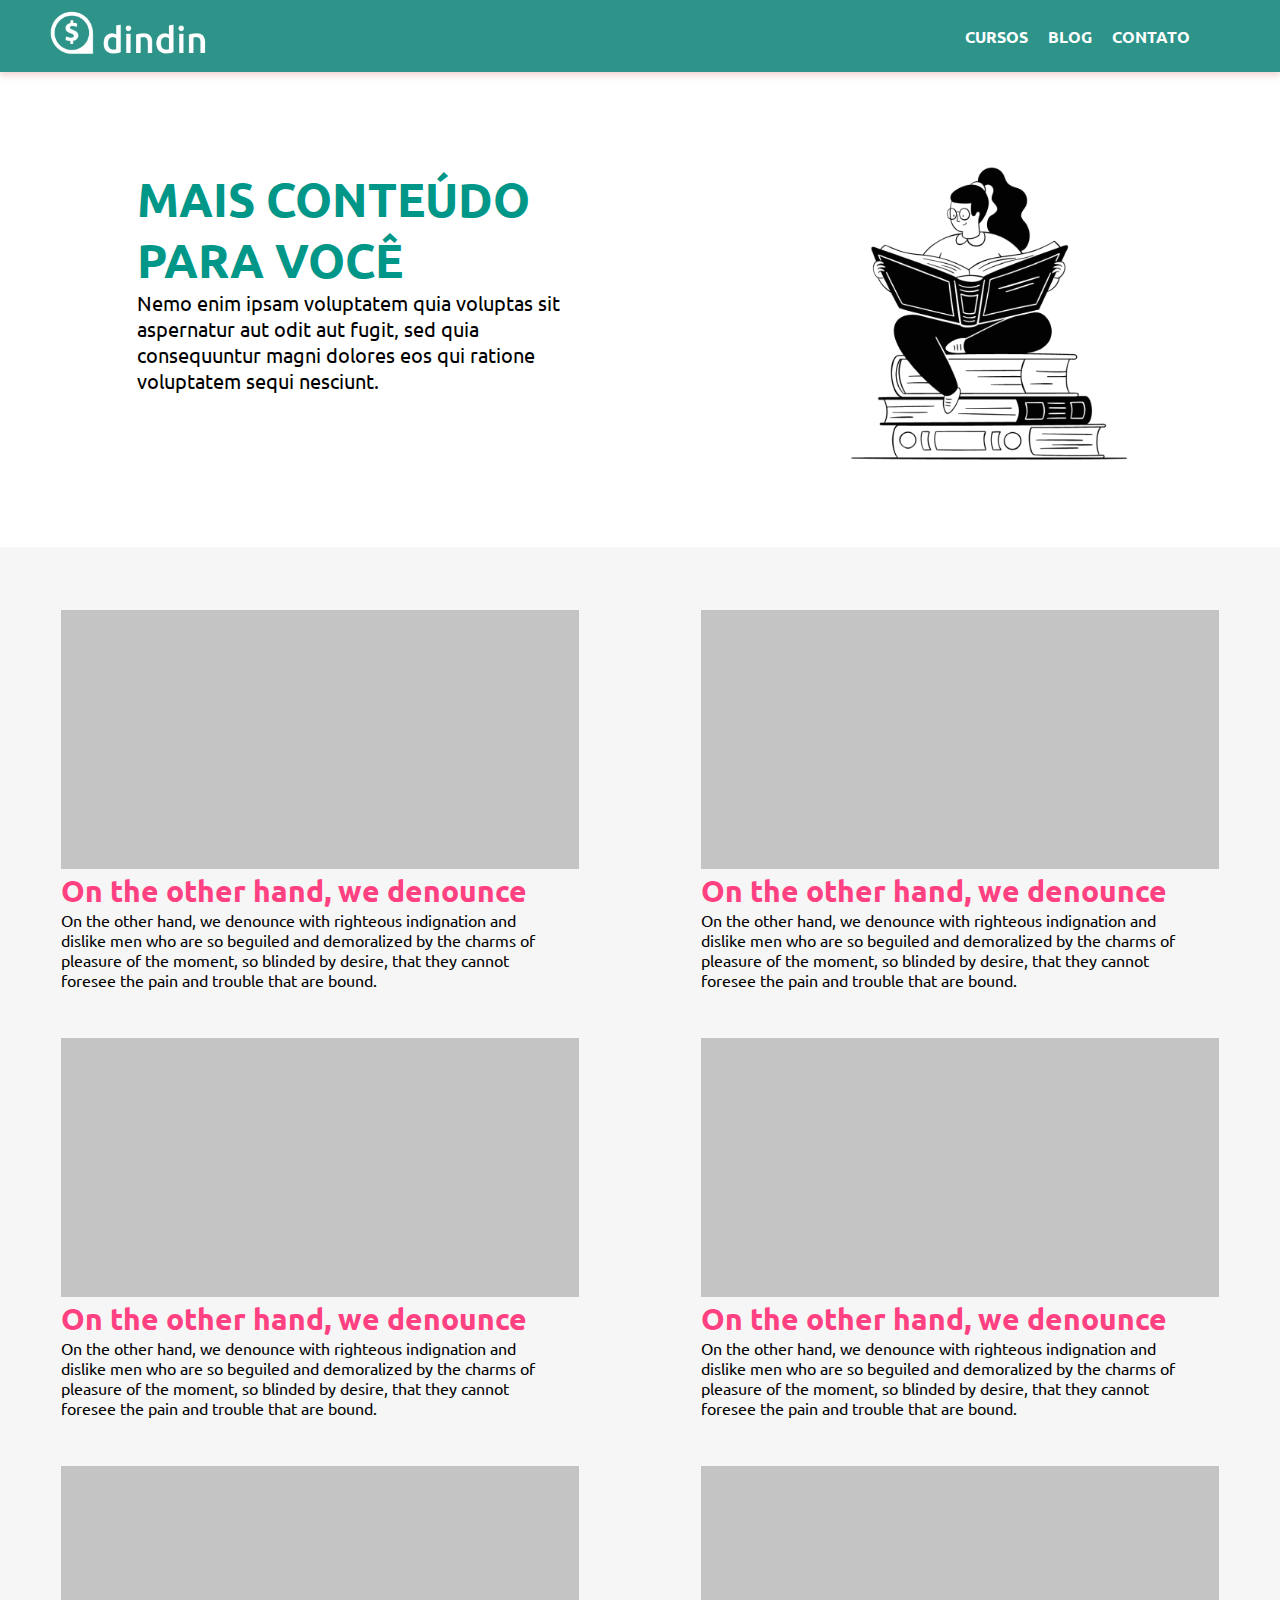
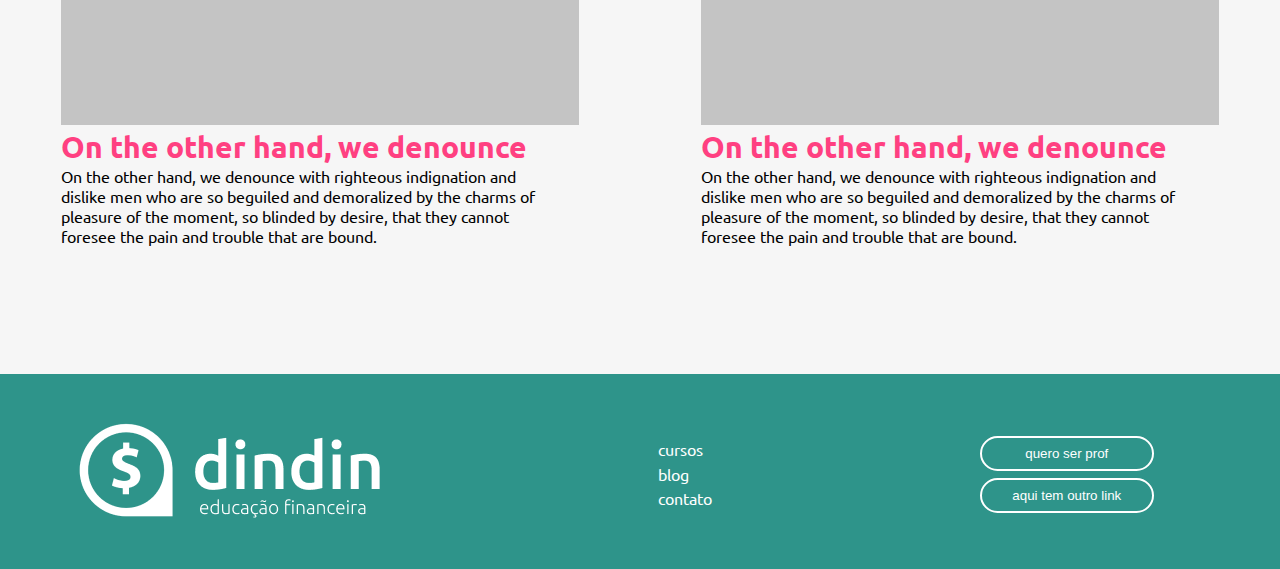
<file: Blog/index.html>
<!DOCTYPE html>
<html>
    <head>
        <title>Blog</title>
        <meta charset="UTF-8"/>
        <meta name="description" content="Texto descritivo da página web"/>
        <meta name="autor" content="Yluska"/>
        <meta name="viewport" content="width=device-widht, initial-scale=1.0"/>
        <link rel= "stylesheet" href="style.css">
        <link rel="stylesheet" type="text/css" href="http://fonts.googleapis.com/css?family=Ubuntu:regular,bold&subset=Latin">
        <link rel="preconnect" href="https://fonts.googleapis.com">
        <link rel="preconnect" href="https://fonts.gstatic.com" crossorigin>
        <link href="https://fonts.googleapis.com/css2?family=Ubuntu:wght@300&display=swap" rel="stylesheet">
    </head>
    <body>
        <header class="container-header">
            <div>
                <img src="../assets/logo-header.png" alt="logo do site dindin" >
            </div>
            <nav>
                <a href="../cursos/cursos.html">CURSOS</a>
                <a href="./index.html">BLOG</a>
                <a href="../contato/contato.html">CONTATO</a>
            </nav>
        </header>
        <main>
            <section class="container-description">
                <div>
                    <h1>MAIS CONTEÚDO <br> PARA VOCÊ</h1>
                    <p>
                        Nemo enim ipsam voluptatem quia voluptas sit <br>
                        aspernatur aut odit aut fugit, sed quia <br> 
                        consequuntur magni dolores eos qui ratione <br> 
                        voluptatem sequi nesciunt. 
                    </p>
                </div>
                <img src="../assets/ilustra-blog.png" alt="menina lendo e sentada em alguns livros">
            </section>
            <section class="container-articles">
                <article>
                    <a href="../Post/post.html">
                        <img src="../assets/rectangle-blog.png" alt="imagem ilustrativa da notícia do blog">
                        <h2>On the other hand, we denounce</h2>
                        <p>
                            On the other hand, we denounce with righteous indignation and <br> 
                            dislike men who are so beguiled and demoralized by the charms of <br> 
                            pleasure of the moment, so blinded by desire, that they cannot <br> 
                            foresee the pain and trouble that are bound.
                        </p>
                    </a>
                </article>
                <article>
                    <a href="../Post/post.html">
                        <img src="../assets/rectangle-blog.png" alt="imagem ilustrativa da notícia do blog">
                        <h2>On the other hand, we denounce</h2>
                        <p>
                            On the other hand, we denounce with righteous indignation and <br> 
                            dislike men who are so beguiled and demoralized by the charms of <br> 
                            pleasure of the moment, so blinded by desire, that they cannot <br> 
                            foresee the pain and trouble that are bound. 
                        </p>
                    </a>
                </article>
                <article>
                    <a href="../Post/post.html">
                        <img src="../assets/rectangle-blog.png" alt="imagem ilustrativa da notícia do blog">
                        <h2>On the other hand, we denounce</h2>
                        <p>
                            On the other hand, we denounce with righteous indignation and <br> 
                            dislike men who are so beguiled and demoralized by the charms of <br> 
                            pleasure of the moment, so blinded by desire, that they cannot <br> 
                            foresee the pain and trouble that are bound.  
                        </p>
                    </a>
                </article>
                <article>
                    <a href="../Post/post.html">
                        <img src="../assets/rectangle-blog.png" alt="imagem ilustrativa da notícia do blog">
                        <h2>On the other hand, we denounce</h2>
                        <p>
                            On the other hand, we denounce with righteous indignation and <br> 
                            dislike men who are so beguiled and demoralized by the charms of <br> 
                            pleasure of the moment, so blinded by desire, that they cannot <br> 
                            foresee the pain and trouble that are bound. 
                        </p>
                    </a>
                </article>
                <article>
                    <a href="../Post/post.html">
                        <img src="../assets/rectangle-blog.png" alt="imagem ilustrativa da notícia do blog">
                        <h2>On the other hand, we denounce</h2>
                        <p>
                            On the other hand, we denounce with righteous indignation and <br> 
                            dislike men who are so beguiled and demoralized by the charms of <br> 
                            pleasure of the moment, so blinded by desire, that they cannot <br> 
                            foresee the pain and trouble that are bound.
                        </p>
                    </a>
                </article>
                <article>
                    <a href="../Post/post.html">
                        <img src="../assets/rectangle-blog.png" alt="imagem ilustrativa da notícia do blog">
                        <h2>On the other hand, we denounce</h2>
                        <p>
                            On the other hand, we denounce with righteous indignation and <br> 
                            dislike men who are so beguiled and demoralized by the charms of <br> 
                            pleasure of the moment, so blinded by desire, that they cannot <br> 
                            foresee the pain and trouble that are bound. 
                        </p>
                    </a>
                    </article>
                </article>
            </section>
        </main>
        <footer class="container-footer">
            <div class="container-logo-footer">
                <img src="../assets/logo-footer.png" alt="logo do site dindin" >
            </div>
            <div>
                <a href="../cursos/cursos.html">cursos</a>
                <a href="./index.html">blog</a>
                <a href="../contato/contato.html">contato</a>
            </div>
            <div>
                <button type="button">quero ser prof</button>
                <button type="button">aqui tem outro link</button>
            </div>
        </footer>
    </body>
</html>
</file>
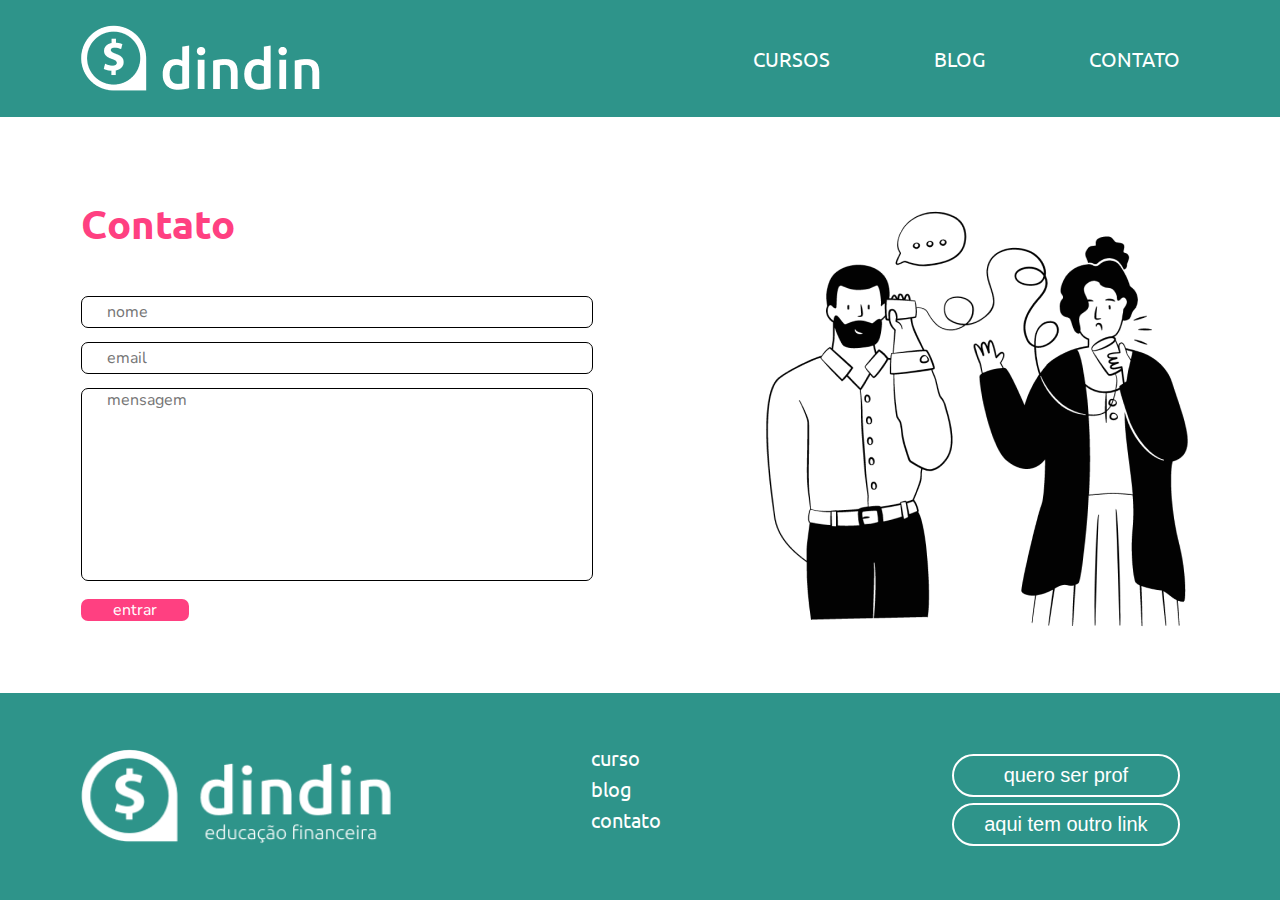
<file: contato/contato.html>
<!DOCTYPE html> 
<html lang="pt-BR">
<head>
<title>Contato</title> 
<meta charset="UTF-8"/>
<meta name="description" content="Texto descritivo da página web"/>
<meta name="autor" content="Bruna"/>
<meta name="viewport" content="width=device-widht, initial-scale=1.0"/>
<link rel= "stylesheet" href="contato.css">
<link rel="stylesheet" type="text/css" href="http://fonts.googleapis.com/css?family=Ubuntu:regular,bold&subset=Latin">
<link rel="stylesheet" type="text/css" href="//fonts.googleapis.com/css?family=Nunito"/>
</head> 

<body>

<!----------------------------------- CABEÇALHO----------------------------------------------------->
    <header class="container-menu"> 
        <div class="logo">
            <img src="./logo (1).png">
        </div>

        <nav>
            <a href='../cursos/cursos.html'>CURSOS</a>
            <a href='../Blog/index.html'>BLOG</a>
            <a href='./contato.html'>CONTATO</a>
        </nav>
    </header>

<!----------------------------------- CORPO DA PAGINA ---------------------------------------------------->
<main>
    <section class="container-form">
        <div class="formulario">
            <form>    
                <h1>Contato</h1>

                <input type="text" name="nome" placeholder="nome"/> <br>
                <input type="email" name="email"placeholder="email"/> <br>
                <textarea placeholder="mensagem"></textarea><br> 
                <input type="submit" value="entrar">
            </form>
        </div>

        <div class="ilustra">    
            <img src="./ilustra-contato.png" alt="desenho ilustra">


        </div>
    </section>
</main>

<!----------------------------------- RODAPÉ ----------------------------------------------------->
<footer class="container-footer">
    <div class="logo2">
        <img src="./logo.png" width="321px" height="101.43px">
    </div>

    <div class="menu2">
        <a href='../cursos/cursos.html'>curso</a>
        <a  href='../Blog/index.html'>blog</a>
        <a href='./contato.html'>contato</a><br>
    </div>

    <div class="menu3">
        <button type="button">quero ser prof</button>
        <button type="button">aqui tem outro link</button>
    </div>

</footer>    
</body>
</html>
</file>
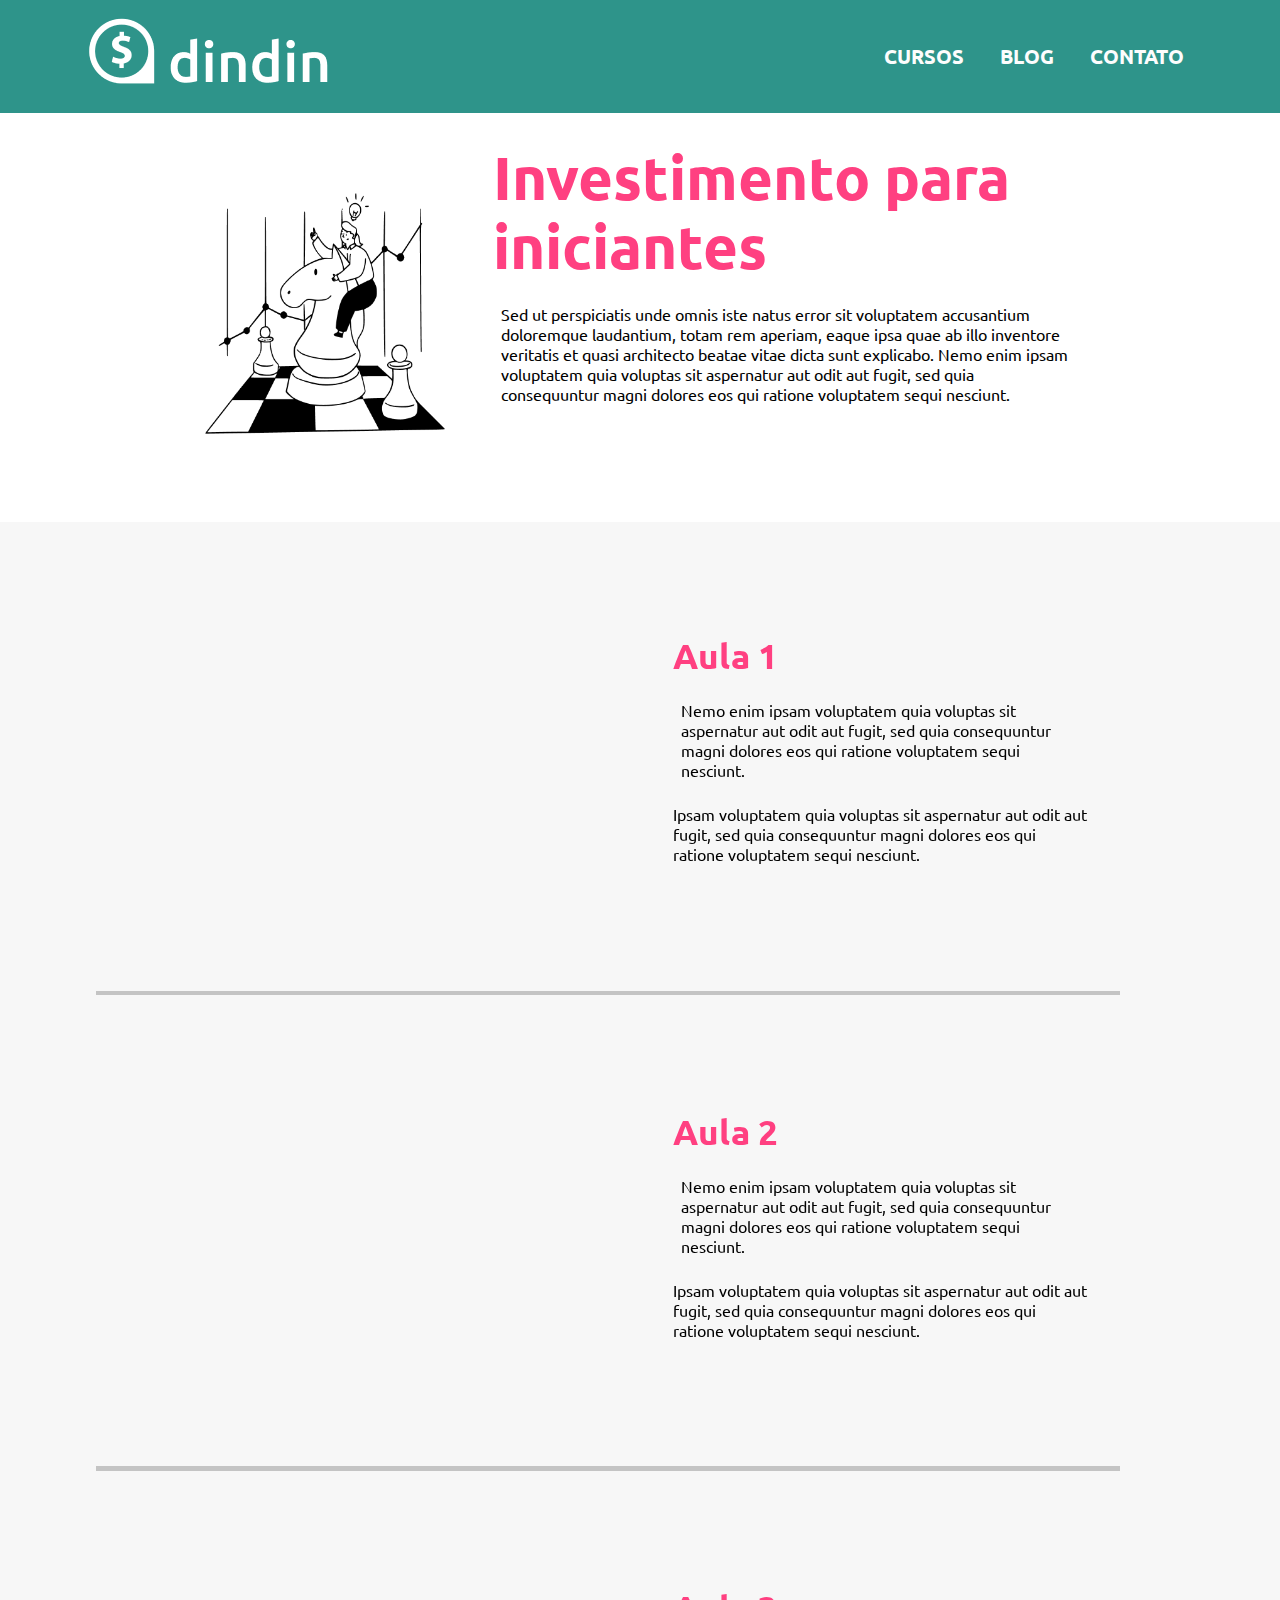
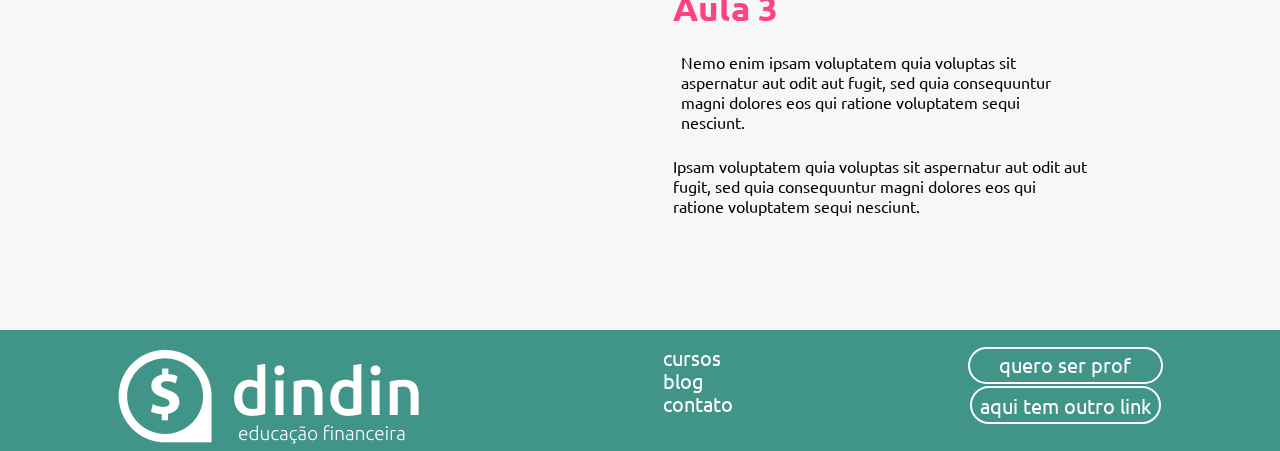
<file: curso/curso.html>
<!DOCTYPE html>
<html lang="pt-BR">

<head>
    <meta charset="UTF-8">
    <meta http-equiv="X-UA-Compatible" content="IE=edge">
    <meta name="viewport" content="width=device-width, initial-scale=1.0">
    <link rel="stylesheet" href="./curso.css">
    <link rel="preconnect" href="https://fonts.googleapis.com">
<link rel="preconnect" href="https://fonts.gstatic.com" crossorigin>
<link href="https://fonts.googleapis.com/css2?family=Ubuntu:wght@300&display=swap" rel="stylesheet">
    <title>dindin - Curso Investimento para iniciantes</title>
</head>
<body>
        <header class="container-header">
            <div>
                <a href="#logo">
                    <img src="../cursos/src/logo.png" alt="Logo do dindin">
                </a>
            </div>
            <nav>
                <a href="../cursos/cursos.html">CURSOS</a>
                <a href="../Blog/index.html">BLOG</a>
                <a href="../contato/contato.html">CONTATO</a>
            </nav>
        </header>
        <section class="title-container">
            <section class="content-flex">
                
                <img src="../cursos/src/image3.png" alt="Desenho de mulher montada na peça cavalo, com dois peões nas diagonais, sob o tabuleiro de xadrez.">
                
            
            <div>
                <text class="main-title">Investimento para iniciantes</text>
                <text class="container-text">Sed ut perspiciatis unde omnis iste natus error sit voluptatem accusantium doloremque laudantium, totam rem aperiam, eaque ipsa quae ab illo inventore veritatis et quasi architecto beatae vitae dicta sunt explicabo. Nemo enim ipsam voluptatem
                        quia voluptas sit aspernatur aut odit aut fugit, sed quia consequuntur magni dolores eos qui ratione voluptatem sequi nesciunt.</text>
            </div>
            </section>
        </section>
        
            
            
            <section class="container-main">
            
            <section class="content-flex">

                <div class="main-content">
                    
                    <iframe  src="https://www.youtube.com/embed/6yQcGRAJ_7E" title="Aula 1" frameborder="0" allowfullscreen>Aula 1</iframe>
                   
                </div>
                <div class="main-container">
                <h4>Aula 1</h4>
                <text class="container-text">Nemo enim ipsam voluptatem quia voluptas sit aspernatur aut odit aut fugit, sed quia consequuntur magni dolores eos qui ratione voluptatem sequi nesciunt.</text>
                <text>Ipsam voluptatem quia voluptas sit aspernatur aut odit aut fugit, sed quia consequuntur magni dolores eos qui ratione voluptatem sequi nesciunt.</text>
                </div>
            </section>
            <section class="line-content">
                <div>
                    <img src="../cursos/src/linha.png" alt="Linha">
                </div>
            </section>
            <section class="content-flex">
                <div  class="main-content">
                    
                    <iframe src="https://www.youtube.com/embed/6yQcGRAJ_7E" title="Aula 1" frameborder="0" allowfullscreen>Aula 1</iframe>
                    
                </div>
                <div>
                <h4>Aula 2</h4>
                <text class="container-text">Nemo enim ipsam voluptatem quia voluptas sit aspernatur aut odit aut fugit, sed quia consequuntur magni dolores eos qui ratione voluptatem sequi nesciunt.</text>
                <text>Ipsam voluptatem quia voluptas sit aspernatur aut odit aut fugit, sed quia consequuntur magni dolores eos qui ratione voluptatem sequi nesciunt.</text>
                </div>
            </section>
        
            <section class="line-content">
                <div>
                    <img src="../cursos/src/linha.png" alt="Linha">
                </div>
            </section>
            <section class="content-flex">
                <div  class="main-content">
                    
                    <iframe src="https://www.youtube.com/embed/6yQcGRAJ_7E" title="Aula 1" frameborder="0" allowfullscreen>Aula 1</iframe>
                    
                </div>
                <div>
                    <h4>Aula 3</h4>
                    <text class="container-text">Nemo enim ipsam voluptatem quia voluptas sit aspernatur aut odit aut fugit, sed quia consequuntur magni dolores eos qui ratione voluptatem sequi nesciunt.</text>
                        <text>Ipsam voluptatem quia voluptas sit aspernatur aut odit aut fugit, sed quia consequuntur magni dolores eos qui ratione voluptatem sequi nesciunt.</text>
                </div>
                </section>
            </section>
            

            <footer class="container-footer">
                <div>
                    <a href="#logo-footer">
                        <img src="../cursos/src/logo-footer.png" alt="Logo dindin">
                    </a>
                </div>

                <nav class="bottom-content">
                    <div>
                        <a href="../cursos/cursos.html">cursos</a>
                    </div>
                    <div>
                        <a href="../Blog/index.html">blog</a>
                    </div>
                    <div>
                        <a href="../contato/contato.html">contato</a>
                    </div>
                </nav>
                <nav class="bottom-content1">
                    <div class="button-content2">
                        <a href="#queroserprof" >quero ser prof</a>
                    </div>
                    <div  class="button-content3">
                        <a href="#aquitemoutrolink" >aqui tem outro link</a>
                    </div> 
                </nav> 
            </footer>
</body>

</html>
</file>
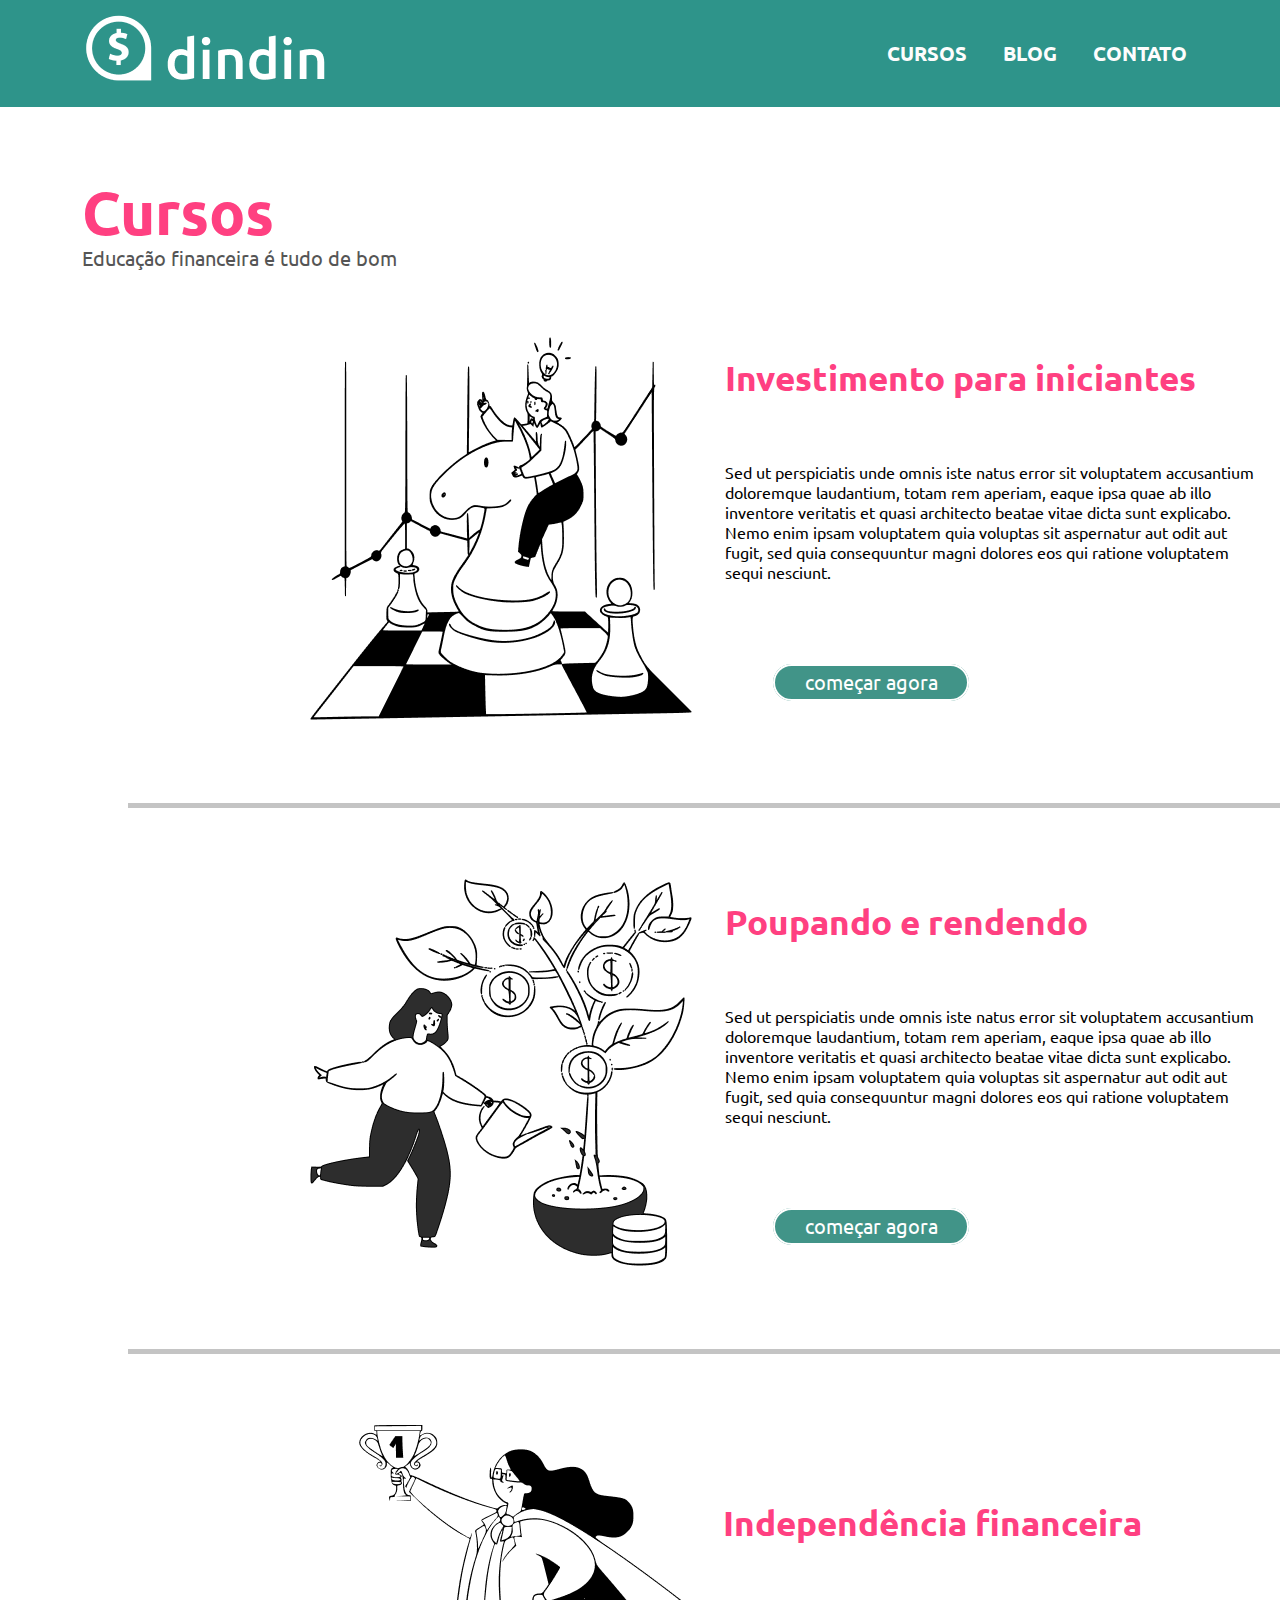
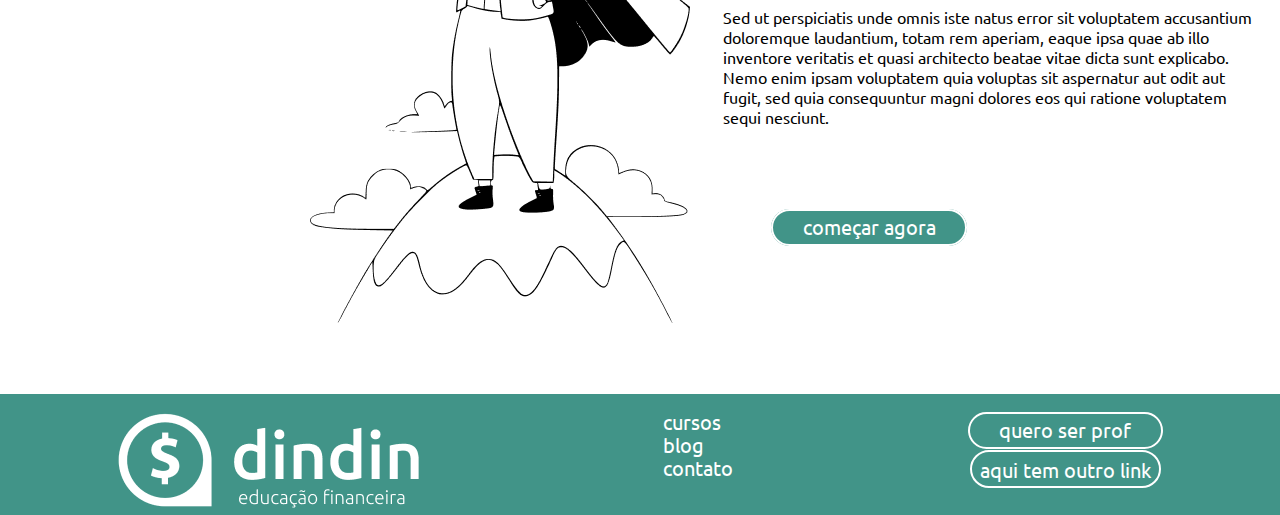
<file: cursos/cursos.html>
<!DOCTYPE html>
<html lang="pt-BR">
<head>
    <meta charset="UTF-8">
    <meta http-equiv="X-UA-Compatible" content="IE=edge">
    <meta name="viewport" content="width=device-width, initial-scale=1.0">
    <link rel="stylesheet" href="./cursos.css">
    <link rel="preconnect" href="https://fonts.googleapis.com">
    <link rel="preconnect" href="https://fonts.gstatic.com" crossorigin>
    <link href="https://fonts.googleapis.com/css2?family=Ubuntu:wght@300&display=swap" rel="stylesheet">
    <title>dindin - Cursos</title>
</head>
<body>

        <header class="container-header">
            <div>
                <a href="#logo">
                    <img src="src/logo.png" alt="Logo do dindin">
                </a>
            </div>
            <nav>
                <a href="./cursos.html">CURSOS</a>
                <a href="../Blog/index.html">BLOG</a>
                <a href="../contato/contato.html">CONTATO</a>
            </nav>
        </header>
        <section class="title-container">
                <div>
                <h2>Cursos</h2>
                <p>Educação financeira é tudo de bom
                </p>
                </div>
        </section>
        <section class="container-main">
            <section class="content-flex">
                <div class="main-content">
                    <img class="main-img" src="src/image3.png" alt="Desenho de mulher montada na peça cavalo, com dois peões nas diagonais, sob o tabuleiro de xadrez.">
                    </div>
                <div class="main-container">
                <h4>Investimento para iniciantes</h4>
                <text class="container-text">Sed ut perspiciatis unde omnis iste natus error sit voluptatem accusantium doloremque laudantium, totam rem aperiam, eaque ipsa quae ab illo inventore veritatis et quasi architecto beatae vitae dicta sunt explicabo. Nemo enim ipsam voluptatem
                quia voluptas sit aspernatur aut odit aut fugit, sed quia consequuntur magni dolores eos qui ratione voluptatem sequi nesciunt.</text>
                <p class="button-content2"><a href="../curso/curso.html">começar agora</a></p>
                </div>
            </section>
            <section class="line-content">
                <div>
                    <img src="../cursos/src/linha.png" alt="Linha">
                </div>
            </section>
            <section class="content-flex">
                <div  class="main-content">
                    <img class="main-img" src="src/image2.png" alt="Mulher de cabelos pretos regando uma planta cujos frutos são moedas, com sifrão no meio delas.">
                </div>
                <div>
                <h4>Poupando e rendendo</h4>
                <text class="container-text">Sed ut perspiciatis unde omnis iste natus error sit voluptatem accusantium doloremque laudantium, totam rem aperiam, eaque ipsa quae ab illo inventore veritatis et quasi architecto beatae vitae dicta sunt explicabo. Nemo enim ipsam voluptatem
                quia voluptas sit aspernatur aut odit aut fugit, sed quia consequuntur magni dolores eos qui ratione voluptatem sequi nesciunt.</text>
                <p class="button-content2"><a href="../curso/curso.html">começar agora</a></p>
                </div>
            </section>
            <section class="line-content">
                <div>
                    <img src="../cursos/src/linha.png" alt="Linha">
                </div>
            </section>
            <section class="content-flex">
                <div  class="main-content">
                    
                    <img class="main-img" src="src/image4.png" alt="Mulher com cabelos pretos longos e óculos, sob o topo de uma montanha, segurando uma taça de primeira colocada.">
                    
                </div>
                <div>
                    <h4>Independência financeira</h4>
                    <text class="container-text">Sed ut perspiciatis unde omnis iste natus error sit voluptatem accusantium doloremque laudantium, totam rem aperiam, eaque ipsa quae ab illo inventore veritatis et quasi architecto beatae vitae dicta sunt explicabo. Nemo enim ipsam voluptatem
                    quia voluptas sit aspernatur aut odit aut fugit, sed quia consequuntur magni dolores eos qui ratione voluptatem sequi nesciunt.</text>
                    <p class="button-content2"><a href="../curso/curso.html">começar agora</a></p>
                </div>
            </section>
        </section>
    <footer class="container-footer">

                <div>
                    <a href="#logo-footer">
                        <img src="src/logo-footer.png" alt="Logo dindin">
                    </a>
                </div>
                <nav class="bottom-content">
                    <div>
                        <a href="./cursos.html">cursos</a>
                    </div>
                    <div>
                        <a href="../Blog/index.html">blog</a>
                    </div>
                    <div>
                        <a href="../contato/contato.html">contato</a>
                    </div>
                </nav>
                <nav class="bottom-content1">

                    <div class="button-content2">
                        <a href="#queroserprof" >quero ser prof</a>
                    </div>
                    <div  class="button-content3">
                     <a href="#aquitemoutrolink" >aqui tem outro link</a>
                    </div> </nav> 
    </footer>
</body>
</html>
</file>
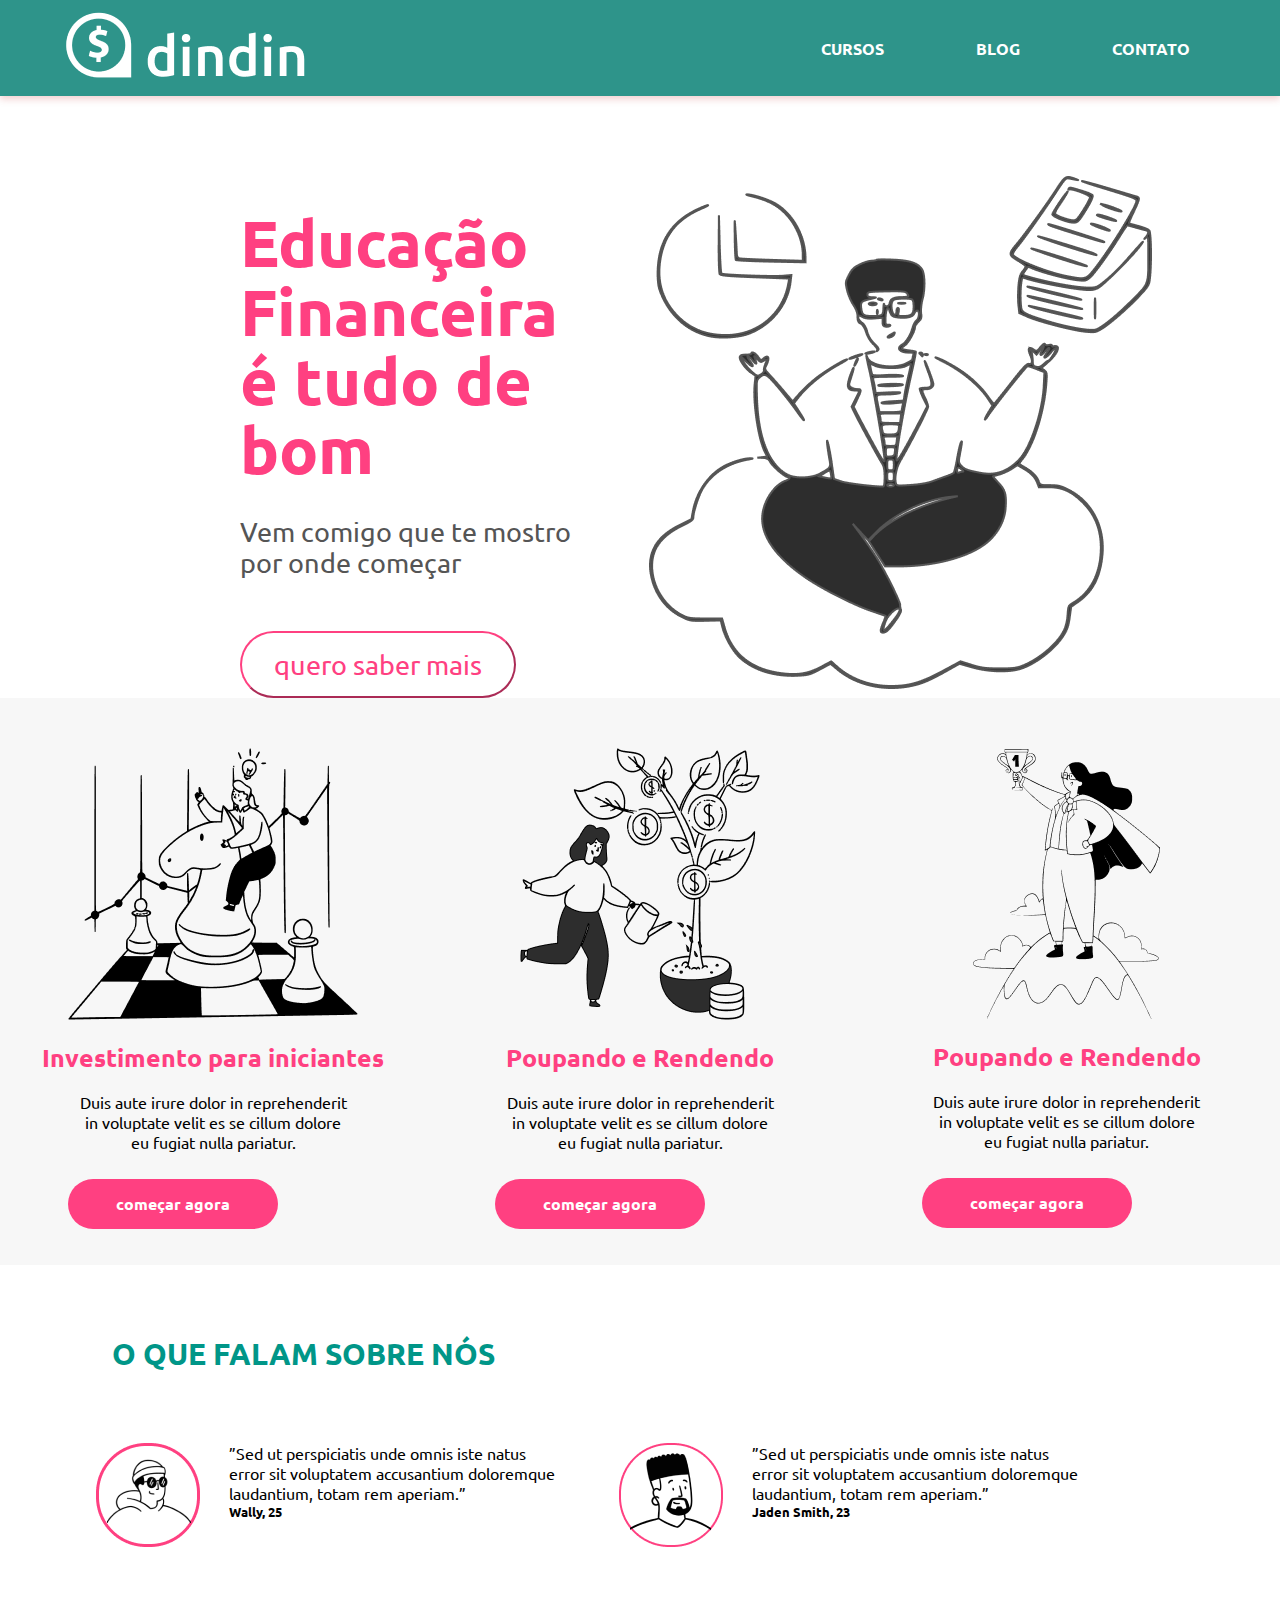
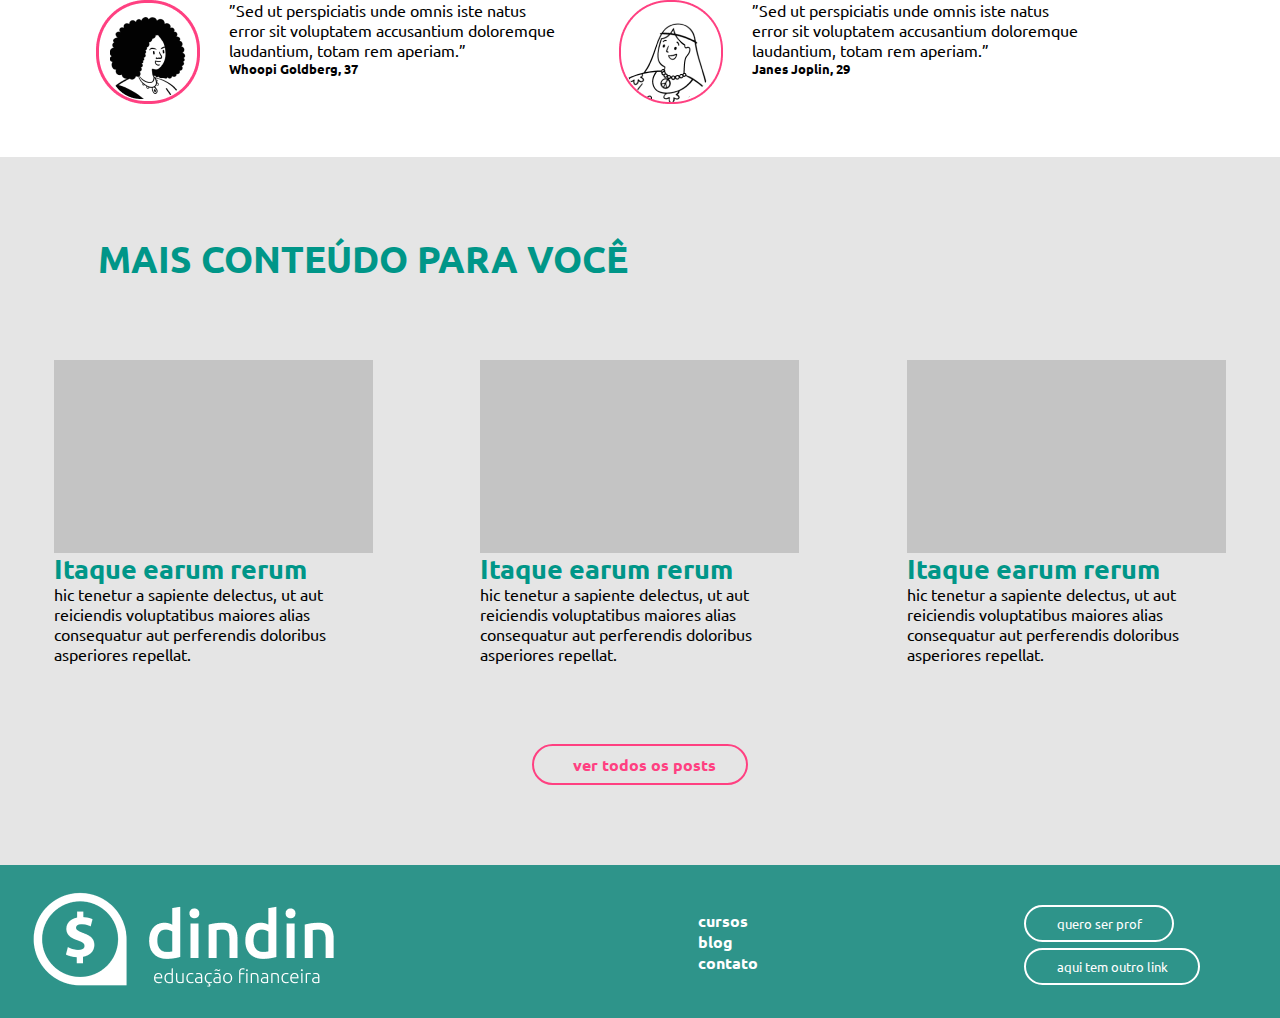
<file: home/inicio.html>
<!DOCTYPE html>
<html lang="pt-br">
<head>
    <meta charset="UTF-8">
    <meta http-equiv="X-UA-Compatible" content="IE=edge">
    <meta name="viewport" content="width=device-width, initial-scale=1.0">
    <link rel='stylesheet' href="inicio.css">
    <link rel="preconnect" href="https://fonts.googleapis.com">
<link rel="preconnect" href="https://fonts.gstatic.com" crossorigin>
<link href="https://fonts.googleapis.com/css2?family=Ubuntu:wght@300&display=swap" rel="stylesheet">
<link rel="stylesheet" type="text/css" href="//fonts.googleapis.com/css?family=Nunito"/>
    <title>Início</title>
</head>
<body>
    <header>
        <div class='container_header'>
            <img src='./logo.png' alt='Logo da empresa'>
        </div>
        <nav class='button'>
                <a target='_blank' href='../cursos/cursos.html'>cursos</a>
                <a target='_blank' href='../Blog/index.html'>blog</a>
                <a target='_blank' href='../contato/contato.html'>contato</a>
        </nav>
    </header>
    <main>
        <!--<section class="container_header"> --criei section específica:-->
        <section class="container_image">
            <div class='body'>
                <h1>Educação <br> Financeira <br> é tudo de bom </h1>
                <p>Vem comigo que te mostro <br> por onde começar</p>
                <a href="../cursos/cursos.html">
                <button type="button">quero saber mais</button>
                </a>
            </div>
            <div class='imagem'>
                <img src='./imagem.png' alt='Ilustração'>
            </div>
        </section>
<section>
    <div class='container2'>
        <div class='imagem2'>
            <img src='./imagem1.png'>
            <br>
            <br>
            <h1>Investimento para iniciantes</h1>
            <br>
            <p>Duis aute irure dolor in reprehenderit <br>
                in voluptate velit es se cillum dolore<br>
                 eu fugiat nulla pariatur.</p>
             <br>
             <br>
                 <nav class='button-content'>
                 <a href='../curso/curso.html'>começar agora</a>
             </nav>  
        </div>
        <div class='imagem3'>
            <img src='./imagem2.png'>
            <br>
            <br>
            <h1>Poupando e Rendendo</h1>
            <br>
            <p>Duis aute irure dolor in reprehenderit <br>
                in voluptate velit es se cillum dolore<br>
                 eu fugiat nulla pariatur.</p>
                 <br>
                 <br>
                 <nav class='button-content'>
                    <a href='../curso/curso.html'>começar agora</a>
                </nav>  
        </div>
        <div class='imagem4'>
            <img src='./imagem3.png'>
            <br>
            <br>
            <h1>Poupando e Rendendo</h1>
            <br>
            <p>Duis aute irure dolor in reprehenderit <br>
                in voluptate velit es se cillum dolore <br>
                 eu fugiat nulla pariatur.</p>
                 <br>
                 <br>
                 <nav class='button-content'>
                    <a href='../curso/curso.html'>começar agora</a>
                </nav>  
        </div>
    </div>
    </section>
<section class='depoimento'>
      <div>
        <h1>O QUE FALAM SOBRE NÓS</h1>
      </div>
      <section class="container-depoimento">
        <div>        
          <div class='depoimento1'>
              <img src='depoi1.png'>
              <div class= 'depoimento-texto'>
              <p>”Sed ut perspiciatis unde omnis iste natus <br>
                  error sit voluptatem accusantium doloremque<br>
                  laudantium, totam rem aperiam.” </p>
                <h5>Wally, 25</h5>
                </div>  
          </div>
          <div class='depoimento2'>
            <img src='depoi2.png'>
            <div class= 'depoimento-texto'>
            <p>”Sed ut perspiciatis unde omnis iste natus <br>
                error sit voluptatem accusantium doloremque<br>
                laudantium, totam rem aperiam.”</p>
                <h5>Whoopi Goldberg, 37</h5>
                </div>
          </div>
        </div>
        <div>
          <div class='depoimento3'>
            <img src='depoi3.png'>
            <div class= 'depoimento-texto'>
            <p>”Sed ut perspiciatis unde omnis iste natus <br>
                error sit voluptatem accusantium doloremque<br>
                laudantium, totam rem aperiam.”</p>
                <h5>Jaden Smith, 23</h5>
                </div>
          </div>
          <div class='depoimento4'>
              <img src='depoi4.png'>
              <div class= 'depoimento-texto'>
              <p>”Sed ut perspiciatis unde omnis iste natus <br>
                  error sit voluptatem accusantium doloremque<br>
                  laudantium, totam rem aperiam.”</p>
                  <h5>Janes Joplin, 29</h5>
              </div>
            </div>
        </div>
      </section>
    </section>
    <section class='conteudo'>
        <div class='conteudo-titulo'>
            <h1>MAIS CONTEÚDO PARA VOCÊ</h1>
        </div>
    <section>
        <div class='conteudo1'>
            <img src='./conteudo.png'>
            <h2>Itaque earum rerum</h2>
            <p>hic tenetur a sapiente delectus, ut aut <br>
                 reiciendis voluptatibus maiores alias <br>
                  consequatur aut perferendis doloribus <br>
                   asperiores repellat.</p>
        </div>
        <div class='conteudo1'>
            <img src='./conteudo.png'>
            <h2>Itaque earum rerum</h2>
            <p>hic tenetur a sapiente delectus, ut aut <br>
                 reiciendis voluptatibus maiores alias <br>
                  consequatur aut perferendis doloribus <br>
                   asperiores repellat.</p>
        </div>
        <div class='conteudo1'>
            <img src='./conteudo.png'>
            <h2>Itaque earum rerum</h2>
            <p>hic tenetur a sapiente delectus, ut aut <br>
                 reiciendis voluptatibus maiores alias <br>
                  consequatur aut perferendis doloribus <br>
                   asperiores repellat.</p>
        </div>
    </section>
    <!--uma seção e div com classe nova para o botão-->
    <section>
        <nav type="button" class="conteudo-button">
            <a href="../Blog/index.html">ver todos os posts</a>
        </nav>
    </section>

    </section>
    </section>
    <footer class="rodape">
        <div class="logo2">
            <img src="./logo2.png">
        </div>
        <div>
            <li>  <a  href='../cursos/cursos.html'>cursos</a> </li>
            <li> <a  href='../Blog/index.html'>blog</a> </li>
        <li>  <a  href='../contato/contato.html'>contato</a></li>
        </div>
        <div>
           <li> <button type="button">quero ser prof</button> </li>
        <li>  <button type="button">aqui tem outro link</button> </li>
        </div>
    </footer>
    </main>
</body>
</html>
</file>
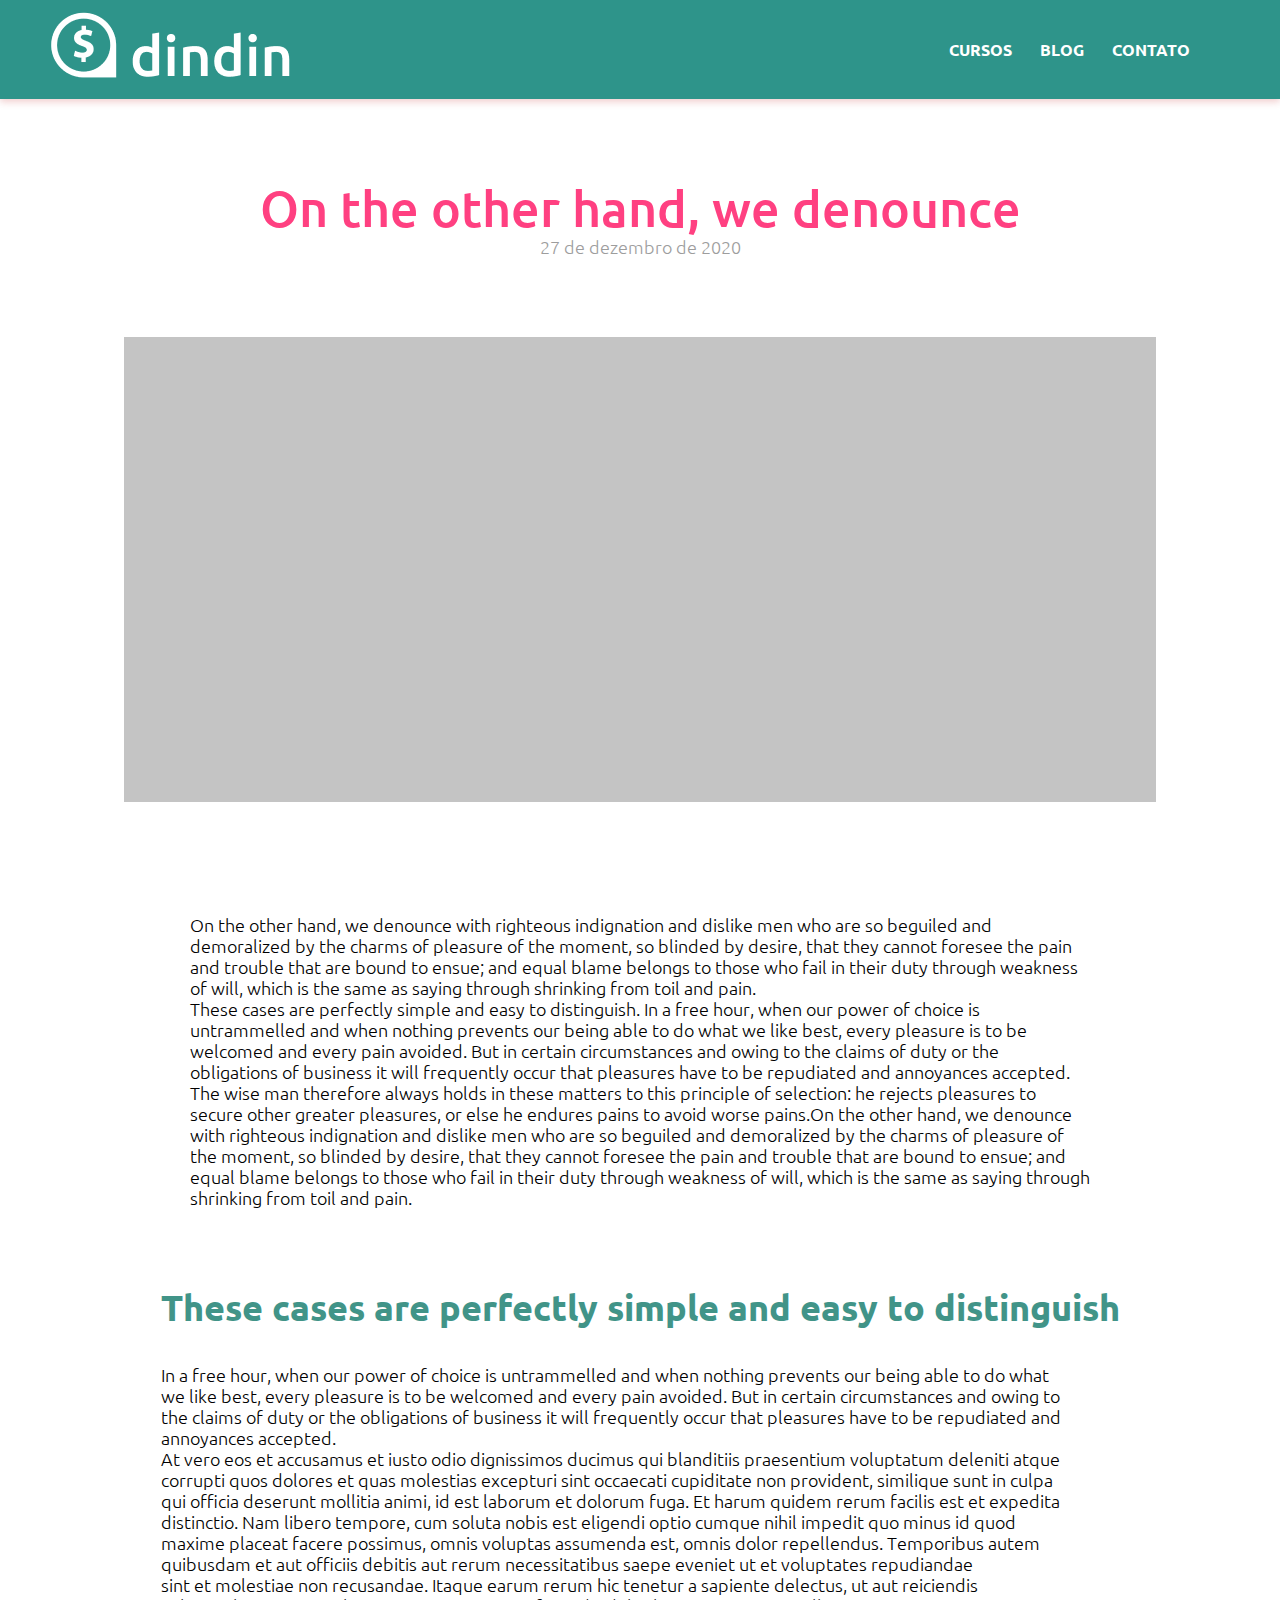
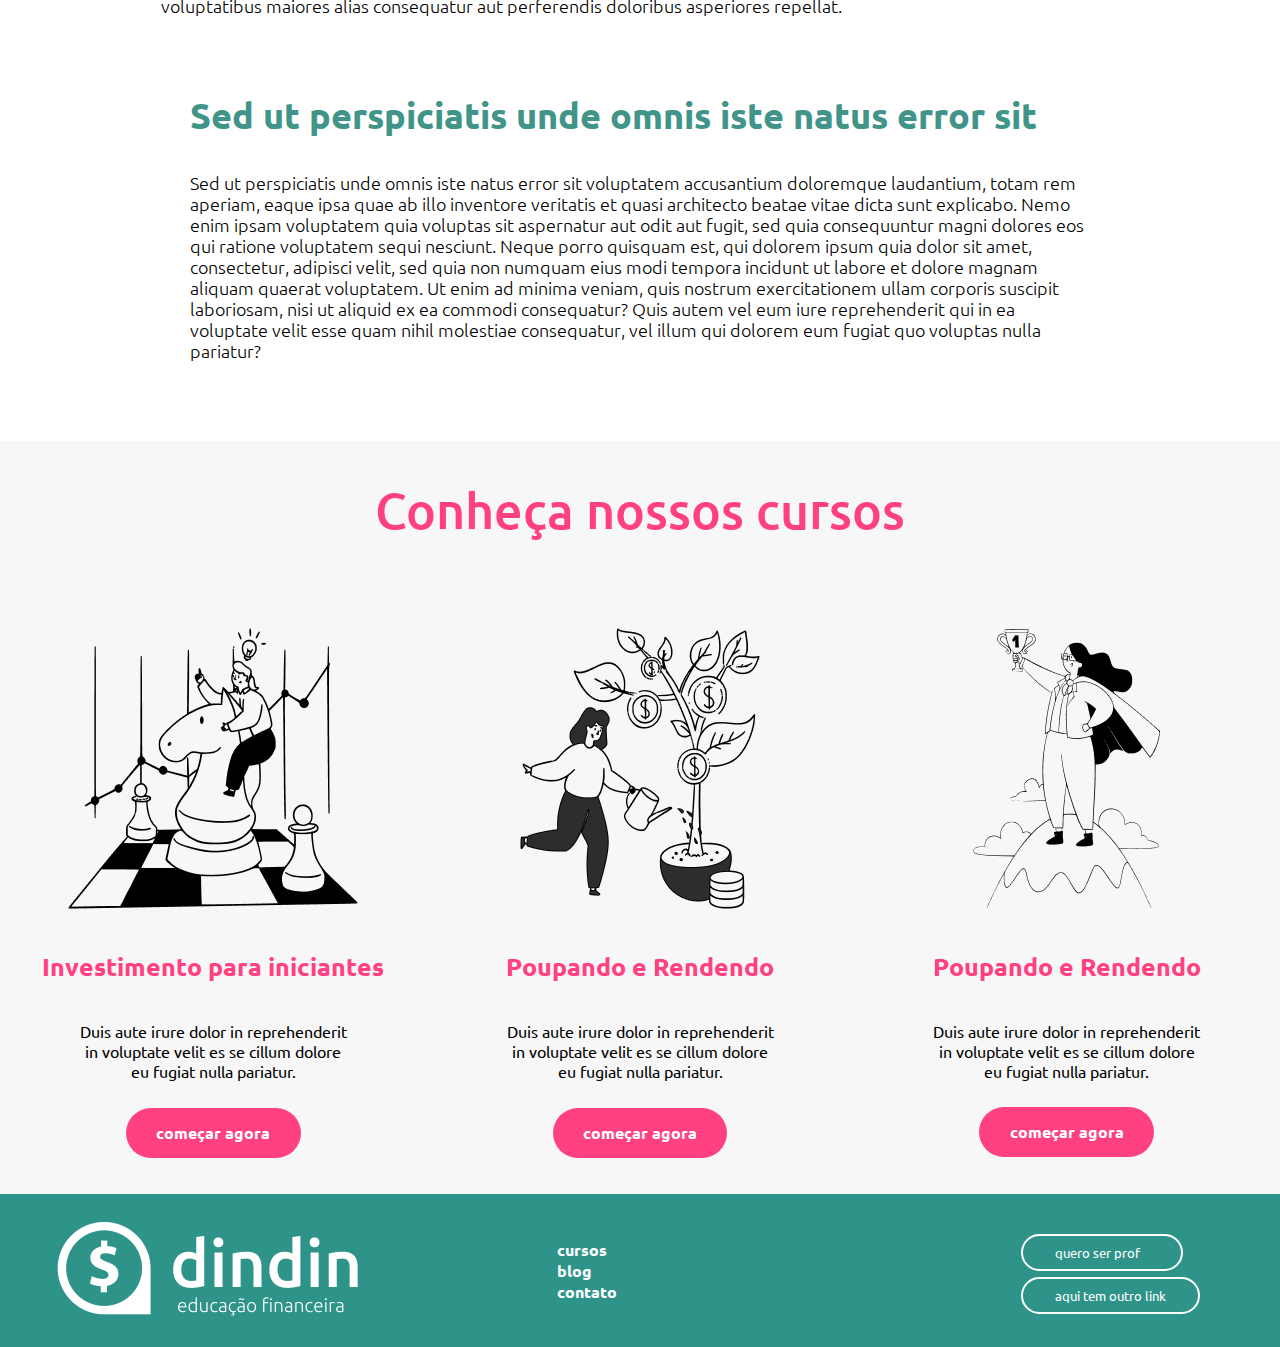
<file: Post/post.html>
<!DOCTYPE html>
<html lang="pt-BR">
<head>
    <meta charset="UTF-8">
    <meta http-equiv="X-UA-Compatible" content="IE=edge">
    <meta name="viewport" content="width=device-width, initial-scale=1.0">
    <link rel='stylesheet' href='post.css'>
    <link rel="preconnect" href="https://fonts.googleapis.com">
<link rel="preconnect" href="https://fonts.gstatic.com" crossorigin>
<link href="https://fonts.googleapis.com/css2?family=Ubuntu:wght@300&display=swap" rel="stylesheet">
    <title>Post</title>
</head>
<body>
    <header>
        <div class='container_header'> 
            <img src='./logo.png' alt='Logo banco dindin'>
        </div>
          
        <nav class='button'>
                <a target='_blank' href='../cursos/cursos.html'>Cursos</a>
                <a target='_blank' href='../Blog/index.html'>Blog</a>
                <a target='_blank' href='../contato/contato.html'>Contato</a>
           
        </nav>
    </header>
    <main>
        <section>
            <div class='titulo'>
                <h1>On the other hand, we denounce</h1>
                <h5>27 de dezembro de 2020</h5>
                <br>
                <br>
                <br>
                <br>
                <img src='./fotopost.png'>
            </div>
    </section>
        <section class='texto'>
             <div>
                <p>On the other hand, we denounce with righteous indignation and dislike men who are so beguiled and demoralized by the charms 
                of pleasure of the moment, so blinded by desire, that they cannot foresee the pain and trouble that are bound to ensue; and 
    equal blame belongs to those who fail in their duty through weakness of will, which is the same as saying through shrinking from 
                toil and pain. </p>
                
                <p>These cases are perfectly simple and easy to distinguish. In a free hour, when 
                our power of choice is untrammelled and when nothing prevents our being able to do what we like best, every pleasure is to be welcomed and every pain avoided. But in certain 
                circumstances and owing to the claims of duty or the obligations of business it will frequently occur that pleasures have to be 
                repudiated and annoyances accepted.</p>
              
                <p>The wise man therefore always holds in these matters to this principle of selection: he rejects pleasures to secure other greater 
                pleasures, or else he endures pains to avoid worse pains.On the other hand, we denounce with righteous indignation and dislike 
                men who are so beguiled and demoralized by the charms of pleasure of the moment, so blinded by desire, that they cannot
                foresee the pain and trouble that are bound to ensue; and equal blame belongs to those who fail in their duty through weakness 
                of will, which is the same as saying through shrinking from toil and pain. </p>
               <br>
               <br>
               <br>
            </div>
            <div>
                <h1>These cases are perfectly simple and easy to distinguish</h1>
                <br>
                <p>In a free hour, when our power of choice is untrammelled and when nothing prevents our being able to do what we like best,
                 every pleasure is to be welcomed and every pain avoided. But in certain circumstances and owing to the claims of duty or the 
                 obligations of business it will frequently occur that pleasures have to be repudiated and annoyances accepted.</p> 
                 
                <p>At vero eos et accusamus et iusto odio dignissimos ducimus qui blanditiis praesentium voluptatum deleniti atque corrupti quos 
                    dolores et quas molestias excepturi sint occaecati cupiditate non provident, similique sunt in culpa qui officia deserunt mollitia 
                    animi, id est laborum et dolorum fuga. Et harum quidem rerum facilis est et expedita distinctio. Nam libero tempore, cum soluta 
                    nobis est eligendi optio cumque nihil impedit quo minus id quod maxime placeat facere possimus, omnis voluptas assumenda est,
                     omnis dolor repellendus. Temporibus autem quibusdam et aut officiis debitis aut rerum necessitatibus saepe eveniet ut et
                      voluptates repudiandae <br>
                      sint et molestiae non recusandae. Itaque earum rerum hic tenetur a sapiente delectus, ut aut reiciendis voluptatibus maiores alias consequatur aut perferendis doloribus asperiores repellat.</p> 
                <br>
                <br>
                <br>
            </div>      
            <div>      
                <h1>Sed ut perspiciatis unde omnis iste natus error sit </h1> 
                <br>
                        
                                   
                <p>Sed ut perspiciatis unde omnis iste natus error sit voluptatem accusantium doloremque laudantium, totam rem aperiam, eaque 
                ipsa quae ab illo inventore veritatis et quasi architecto beatae vitae dicta sunt explicabo. Nemo enim ipsam voluptatem quia 
                voluptas sit aspernatur aut odit aut fugit, sed quia consequuntur magni dolores eos qui ratione voluptatem sequi nesciunt. Neque 
                porro quisquam est, qui dolorem ipsum quia dolor sit amet, consectetur, adipisci velit, sed quia non numquam eius modi tempora 
                incidunt ut labore et dolore magnam aliquam quaerat voluptatem. Ut enim ad minima veniam, quis nostrum exercitationem 
                ullam corporis suscipit laboriosam, nisi ut aliquid ex ea commodi consequatur? Quis autem vel eum iure reprehenderit qui in ea
                 voluptate velit esse quam nihil molestiae consequatur, vel illum qui dolorem eum fugiat quo voluptas nulla pariatur?</p>
                        
                    
            </div>   
        </section>

        <section>
            <div class='container'>
            <div class='container_body'>
                <br>
                <br>
                <h1>Conheça nossos cursos</h1>
                <br>
                <br>
            </div>
            <div class='container2'>
                <div class='imagem2'>
                    <img src='./post1.png'>
                    <br>
                    <br>
                    <br>
                    <h1>Investimento para iniciantes</h1>
                    <br>
                    <br>
                    <p>Duis aute irure dolor in reprehenderit <br> 
                        in voluptate velit es se cillum dolore<br>
                         eu fugiat nulla pariatur.</p>
                    <br>
                    <br>
                    <nav class='button-content'>
                    <a href='../curso/curso.html'>começar agora</a>
                    </nav>   
                </div>

                <div class='imagem3'>
                    <img src='./post2.png'>
                    <br>
                    <br>
                    <br>
                    <h1>Poupando e Rendendo</h1>
                    <br>
                    <br>
                    <p>Duis aute irure dolor in reprehenderit <br>
                        in voluptate velit es se cillum dolore<br>
                         eu fugiat nulla pariatur.</p>
                         <br>
                         <br>
                         <nav class='button-content'>
                            <a href='../curso/curso.html'>começar agora</a>
                        </nav>   
                </div>

                <div class='imagem4'>
                    <img src='./post3.png'>
                    <br>
                    <br>
                    <br>
                    <h1>Poupando e Rendendo</h1>
                    <br>
                    <br>
                    <p>Duis aute irure dolor in reprehenderit <br>
                        in voluptate velit es se cillum dolore <br>
                         eu fugiat nulla pariatur.</p>
                    <br>
                    <br>
                    <nav class='button-content'>
                    <a href='../curso/curso.html'>começar agora</a>
                    </nav>   
                </div>
            </div>
            </div>    
        </section>
    </main>
    <footer class="rodape">
        <div class="logo2">
            <img src="./logo2.png">
        </div>
        
        <div class='buttons'>
           <li><a  href='../cursos/cursos.html'>cursos</a></li> 
           <li><a  href='../Blog/index.html'>blog</a></li> 
           <li><a  href='../contato/contato.html'>contato</a></li>
           
        </div>
    
        <div>
           <li><button type="button">quero ser prof &nbsp&nbsp</button></li>
           <li><button type="button">aqui tem outro link</button></li>
        </div>
    </footer> 
    
</body>

</html>
</file>
<file: Blog/style.css>
* {
    margin: 0;
    padding: 0;
    box-sizing: border-box;
}

body {
    font-family: "Ubuntu";
    font-style: normal;
}

a {
    text-decoration: none;
}

.container-header {
    display: flex;
    background-color: #2E948A;
    box-shadow: 0px 3px 7px rgba(199, 63, 63, 0.25);
    justify-content: space-between;
    align-items: center;
    padding: 0.6rem;
}

.container-header a {
    color: #FFFFFF;
    font-weight: bold;
    padding-left: 1rem;
}

.container-header nav {
    margin-right: 5rem;

}

.container-header img {
    height: auto;
    width: 65%;
}

.container-header div {
    margin-left: 2.5rem;
}

.container-description {
    display: flex;
    justify-content: space-around;
    margin-bottom: 5rem;
    margin-top: 1rem;
}

.container-description img {
    height: auto;
    width: 24%;
    margin-top: 4.5rem;
}

.container-description div {
    margin-top: 5rem;
}

.container-description h1 {
    color:#009688;
    font-weight: bold;
    font-size: 2.9375em;
}

.container-description p {
    font-size: 1.25rem;
}

.container-articles {
    display: grid;
    background-color: #F6F6F6;
    grid-template-columns: 2fr 2fr;
    justify-content: center;
    justify-items: center;
    padding-top: 3.9rem;
    padding-bottom: 5rem;
}

.container-articles a {
    color: inherit;
}

.container-articles article {
    margin-bottom: 3rem;
    cursor: pointer;
    
}

.container-articles img {
    max-width: 100%;
    height: auto;
    object-fit: cover;
}

.container-articles h2 {
    color:#FF4081;
    font-size: 1.875rem;
}

.conteiner-articles p {
    font-size: 1.063rem;
}

.container-footer {
    display: flex;
    background-color: #2E948A;
    justify-content: space-between;
    align-items: center;
    padding: 2.9rem;
}


.container-footer img {
    height: auto;
    max-width: 100%;
    object-fit: cover;
}


.container-footer div {
    display: flex;
    flex-direction: column;
}

.container-footer a {
    color: #FFFFFF;
    padding-top:  0.3rem;
}

.container-footer button {
    border: 2px solid #FFFFFF;
    background-color: transparent;
    border-radius: 62px;
    margin-top: 0.4rem;
    margin-right: 5rem;
    color: #FFFFFF;
    padding: 0.5rem 1.9rem 0.5rem 1.9rem;
}

.container-footer button:hover {
    background-color: #FFFFFF;
    color: #2E948A;
    cursor: pointer;
}

.container-logo-footer{
    margin-left: 2rem;
}


@media (max-width: 1024px) {

    .container-description {
        align-items: center;
        padding-left: 3rem;
    }

    .container-description img {
        height: auto;
        max-width: 40%;
    }    

    .container-description h1 {
        font-size: 40px;
    }

    .container-description p {
        font-size: 20px;
    }

    .container-articles {
        grid-template-columns: 1fr;
    }

    .container-articles p {
        max-width: 90%;
        font-size: 19px;
    }

}

@media (max-width: 768px) {

    .container-header {
        display: block;
        text-align: center;
    }

    .container-header div {
        margin: 0;
    }

    .container-header nav {
        margin: 0;
    }

    .container-header a {
        font-size: 10px;
    }

    .container-description h1 {
        font-size: 30px;
        padding-bottom: 0.5rem;
    }

    .container-description p {
        font-size: 16px;
    }
    
    .container-description img {
        width: 100%;
        height: auto;
    }

    .container-articles {
        flex-direction: column;
        max-width: 100%;
        align-items: center;
        padding-left: 4em;
    }

    .container-articles h2 {
        font-size: 1.5em;
        padding-bottom: 0.5em;
    }

    .container-articles p {
        max-width: 80%;
        font-size: 0.85rem;
    }

    .container-articles img {
        max-width: 80%;
        height: auto;
    }

    .container-footer {
        display: block;
        grid-template-columns: 1fr 1fr;
        text-align: center;
        align-items: center;
    }

    .container-logo-footer {
        align-items: center;
        margin: 0;
    }

    .container-footer div {        
        margin-bottom: 1em;
        font-size: 10px;
    }

    .container-footer button {
        font-size: 10px;
        margin: 0;
        margin-bottom: 1em;
    }

    .container-footer img {
        height: auto;
        width: 70%;
    }
}

@media (max-width: 480px) {

    .container-header {
        display: block;
        text-align: center;
    }

    .container-header div {
        margin: 0;
    }

    .container-header nav {
        margin: 0;
    }

    .container-header a {
        font-size: 10px;
    }

    .container-description {
        flex-direction: column;
        padding: 0;
    }

    .container-description h1 {
        font-size: 20px;
        padding-bottom: 0.5rem;
    }

    .container-description p {
        font-size: 13px;
    }
    
    .container-description img {
        width: 100%;
        height: auto;
    }

    .container-articles {
        flex-direction: column;
        max-width: 100%;
        align-items: center;
        padding-left: 4em;
    }

    .container-articles h2 {
        font-size: 0.95em;
        padding-bottom: 0.5em;
    }

    .container-articles p {
        max-width: 80%;
        font-size: 0.763rem;
        word-break: break-word;
    }

    .container-articles img {
        max-width: 80%;
        height: auto;
    }

    .container-footer {
        display: block;
        grid-template-columns: 1fr 1fr;
        text-align: center;
        align-items: center;
    }

    .container-logo-footer {
        align-items: center;
        margin: 0;
    }

    .container-footer div {        
        margin-bottom: 1em;
        font-size: 10px;
    }

    .container-footer button {
        font-size: 10px;
        margin: 0;
        margin-bottom: 1em;
    }

    .container-footer img {
        height: auto;
        width: 70%;
    }
}

@media (max-width: 320px) {
    .container-articles h2 {
        font-size: 0.80em;
    }

    .container-articles p {
        font-size: 0.70em;
    }
    
}
</file>
<file: contato/contato.css>
*
{margin: 0;
padding: 0%;
}
body {
    font-family: "Ubuntu";
    font-style: normal;
}
/** ----------------------------CABEÇALHO---------------------------------*/
.container-menu {
    display: flex;
    background-color: #2E948A;
    width: 100%;
    height: 117px;
    align-items: center;
    justify-content: space-between;
}
.logo{
    padding-left: 5rem;
    width: 14.5625rem;
    height: 4.4375rem;
}
a {
    text-decoration: none;
    font-size: 1.25rem;
    color: #FFFFFF;
    text-align:left;
    padding-right: 6.25rem;
}
/** ----------------------------PRICIPAL---------------------------------*/
.container-form {
    display: flex;
    justify-content: space-around;
    margin-top: 5rem;
}
input[name="nome"]{
    border-radius: 0.4375rem;
    border: 0.0625rem solid;
    margin-bottom: 0.875rem;
    box-sizing: border-box;
    width: 30.8125rem;
    height: 2rem;
    left: 0.1875rem;
    padding-left: 25px;
}
input[name="email"]{
    border-radius: 0.4375rem;
    border: 0.0625rem solid;
    margin-bottom: 0.875rem;
    box-sizing: border-box;
    width: 30.8125rem;
    height: 2rem;
    left: 0.1875rem;
    padding-left: 25px;
}
textarea{
    border-radius: 0.4375rem;
    border: 0.0625rem solid;
    box-sizing: border-box;
    margin-bottom: 0.875rem;;
    width: 30.8125rem;
    height: 12.0625rem;
    left: 0.1875rem;
    resize: none;
    padding-left: 1.5625rem;
}
input[type="submit"]{
    border-radius: 0.4375rem;
    background-color: #FF4081;
    color: #fff;
    text-align: center;
    width: 6.75rem;
    height: 1.375rem;
    border: none;
    /** font nunito */
}
h1 {
    font-size: 2.5rem;
    color: #FF4081;
    margin-bottom: 2.8725rem;
    height: auto;
}
.ilustra img{
width: 27.75rem;
height: 27.75rem;
}
  /** ----------------------------RODAPÉ---------------------------------*/
footer{
    display:flex;
    background-color: #2E948A;
    color: #FFFFFF;
    position: fixed;
    left: 0;
    bottom: 0;
    width: 100%;
    height: 12,9375rem;
    align-items: center;
    justify-content: space-between;
    box-shadow: 0rem 0,1875rem 0,4375rem rgba(0, 0, 0, 0.25);
}
.container-footer div {
    display: flex;
    flex-direction: column;
}
.container-footer a {
    color: #FFFFFF;
    padding-top:  0.3rem;
}
.container-footer button {
    border: 0.125rem solid #FFFFFF;
    background-color: transparent;
    border-radius: 3.875rem;
    margin-top: 0.4rem;
    margin-right: 5rem;
    color: #FFFFFF;
    padding: 0.5rem 1.9rem 0.5rem 1.9rem;
    font-size: 1,25px;
}
.menu3{
    padding-right: 100px;
}
.container-footer{
    padding-left: 80px;
}

*
{margin: 0;
padding: 0%;
}
body {
    font-family: "Ubuntu";
    font-style: normal;
}
/** ----------------------------CABEÇALHO---------------------------------*/
.container-menu {
    display: flex;
    background-color: #2E948A;
    width: 100%;
    max-height: 117px;
    align-items: center;
    justify-content: space-between;
}
.logo{
    padding-left: 5rem;
    width: 14.5625rem;
    height: 4.4375rem;
}
a {
    text-decoration: none;
    font-size: 1.25rem;
    color: #FFFFFF;
    text-align:left;
    padding-right: 6.25rem;
}
/** ----------------------------PRICIPAL---------------------------------*/
.container-form {
    display: flex;
    justify-content: space-around;
    margin-top: 5rem;
}
input[name="nome"]{
    border-radius: 0.4375rem;
    border: 0.0625rem solid;
    margin-bottom: 0.875rem;
    box-sizing: border-box;
    width: 100%;
    left: 0.1875rem;
    padding-left: 1.5625rem ;
    font-family: "nunito";
    font-size: 16px;
}
input[name="email"]{
    border-radius: 0.4375rem;
    border: 0.0625rem solid;
    margin-bottom: 0.875rem;
    box-sizing: border-box;
    width: 100%;
    left: 0.1875rem;
    padding-left: 1.5625rem;
    font-family: "nunito";
    font-size: 16px;
}
textarea{
    border-radius: 0.4375rem;
    border: 0.0625rem solid;
    box-sizing: border-box;
    margin-bottom: 0.875rem;
    width: 100%;
    max-height: 193px;
    left: 0.1875rem;
    resize: none;
    padding-left: 1.5625rem;
    font-family: "nunito";
    font-size: 16px;
}
input[type="submit"]{
    border-radius: 0.4375rem;
    background-color: #FF4081;
    color: #fff;
    text-align: center;
    width: 100%;
    max-width: 6.75rem;
    max-height: 1.375rem;
    border: none;
    font-family: "nunito";
    font-size: 16px;
}
h1 {
    font-size: 2.5rem;
    color: #FF4081;
    margin-bottom: 2.8725rem;
    height: auto;
}
.ilustra img{
    width: 100%;
    height: 100%;
max-width: 27.75rem;
max-height: 27.75rem;
}
  /** ----------------------------RODAPÉ---------------------------------*/
footer{
    display:flex;
    background-color: #2E948A;
    color: #FFFFFF;
    position: fixed;
    left: 0;
    bottom: 0;
    width: 100%;
    height: 12.9375rem;
    align-items: center;
    justify-content: space-between;
    box-shadow: 0rem 0,1875rem 0,4375rem rgba(0, 0, 0, 0.25);
}

.formulario{
    width: 40%;
}
.container-footer div {
    display: flex;
    flex-direction: column;
}
.container-footer a {
    color: #FFFFFF;
    padding-top:  0.3rem;
}
.container-footer button {
    border: 0.125rem solid #FFFFFF;
    background-color: transparent;
    border-radius: 3.875rem;
    margin-top: 0.4rem;
    margin-right: 5rem;
    color: #FFFFFF;
    padding: 0.5rem 1.9rem 0.5rem 1.9rem;
    font-size: 1.25rem;
}
.menu3{
    padding-right: 6.25rem;
}
.container-footer{
    padding-left: 5rem;
}

  /** ----------------------------MEDIA---------------------------------*/

@media screen and (max-width:907px){

    .container-form{
        align-items: center;

    }
    .formulario{
        margin-right: 0%;
        width: 45%;
    }
    .ilustra{
        width: 40%;
        height: 40%;
}
}
    
@media screen and (max-width:300px){

    .container-form{
        flex-direction: column;
        text-align: center;
    }
    .formulario{
        width: 80%;
        align-items: center;
        justify-content: center;
    }
    .h1{
        text-align: center;
    
    }
    .ilustra{
        display: block;
        width: 40%;
        height: 40%;
    }
    
}
</file>
<file: curso/curso.css>
/* dindin */
* {
    
    font-family: 'Ubuntu', sans-serif;
    margin:0;
    
}

html {
    
    scroll-behavior: smooth;
}

.container-header {
    
    display: flex;
    background-color: #2E948A;
    justify-content: space-between;
    align-items: center;
    padding: 1rem;
    
}

.container-header a {
    
    color: #FDFDFD;
    font-style: normal;
    font-weight: 700;
    font-size: 20px;
    line-height: 23px;        
    font-weight: bold;
    padding-left: 2rem;
    text-decoration: none;
}

.container-header nav {
    margin-right: 5rem;

}

.container-header div {
    margin-left: 2.5rem;
}


.title-container{
    display: flex;    
    padding-left:5rem;
    padding-right:5rem;
    max-width:95%;
    justify-content: center;
    margin-bottom: 4rem;
    margin-left: 3rem;
    margin-right: 3rem; 

}

.title-container img{
    flex-direction: column; 
    width: 15rem;
    padding-top: 5rem;
    padding-bottom: 1.5rem;
    padding-left: 0;
    padding-right: 3rem;

}

.container-text {

    display: flex ;
    padding-top: 1.5rem;
    padding-bottom: 1.5rem;
    padding-left: 0.5rem;

}

.main-title {
    
    font-style: normal;
    font-weight: bold;
    font-size: 60px;
    line-height: 69px;
    color: #FF4081;
    

}

.container-main {
    
    background: #F7F7F7;
    flex-direction: column;
    
}

.container-main iframe {

    margin-left: 5.1rem;
    margin-top: 4.4rem;
    margin-bottom:5.1rem;

}

.main-content {
    
    margin-left: 5.1rem;
    margin-top: 2.5rem;
    margin-right: 3rem;

}

iframe {

    width: 462px;
    height: 261px;
    
}

h4 {

    font-style: normal;
    font-weight: bold;
    font-size: 35px;
    line-height: 40px;
    color: #FF4081;

}

.text-container {
    
    font-style: normal;
    font-weight: 300;
    font-size: 18px;
    line-height: 21px;
    color: #000000;

}

.content-flex {
    
    display: flex;
    align-items: center;
    justify-content: center;
    height: 100%;
    max-width: 85%;
    
}

.line-content img {

    background: #F7F7F7;
    margin-left: 6rem;
    width: 80%;
}   

.container-footer {
    
    background-color: #419488;
    display: flex;
    justify-content: space-around;
    padding-top: 1rem;

}

.bottom-content a {
    
    text-align:left;
    text-decoration: none;
    font-style: normal;
    font-weight: normal;
    font-size: 20px;
    line-height: 23px;
    color: #FFFFFF;
    
}

.bottom-content1 {
    
    text-align: center;
    font-family: 'Ubuntu', sans-serif;
    font-style: normal;
    font-weight: normal;

}

.button-content2 a {

    border-radius: 62px;
    text-decoration: none;
    font-size: 20px;
    line-height: 40px;
    padding-left: 1.85rem;
    padding-right: 1.85rem;
    padding-top: 0.2rem;
    padding-bottom: 0.3rem;
    text-align: center;
    color: #FFFFFF;
    border: 2px solid #FFFFFF;
    box-sizing: border-box;
    background: #419488;

}

.button-content3 a {

    text-decoration: none;
    font-size: 20px;
    line-height: 23px;
    color: #FFFFFF;
    border-radius: 62px;
    font-size: 20px;
    line-height: 40px;
    padding-left: 0.5rem;
    padding-right: 0.5rem;
    padding-top: 0.3rem;
    padding-bottom: 0.25rem;
    text-align: center;
    color: #FFFFFF;
    border: 2px solid #FFFFFF;
    box-sizing: border-box;
    background: #419488;
    
}

@media screen and (max-width: 767px) {
   
    .container-header {
        padding: 1rem;
        flex-direction: column;
      
      
    }

    .container-header nav {
        
        margin: 0;    

    }

    .container-header div {
        
        margin: 0;
   
    }

    .main-title {
        padding-left: -5rem;
        font-size: 40px;
    }

    .title-container {
        
        text-align: center;
   
}

    .content-flex {
        
        flex-direction: column;
        margin-bottom:0;
        padding-bottom: 2rem;
        text-align: center;
        margin-left:1.5rem;

    }

    .main-img {

        flex-direction: column;
        justify-content: space-around;
        width: 15rem;
        margin-left: -8.5rem;

    }

    .container-main iframe {

        margin-left: 5.1rem;
        margin-top: 4.4rem;
        margin-bottom:5.1rem;

    }

    .line-content img {
        
        display: flex;
        width: 100%;
        margin-left:-6rem;

    }

    .bottom-content{
        padding-left: 8rem;
    }

    .container-footer {
        
        display: grid;
        justify-content: center ;
        padding-top:1rem;
        margin-left:0;
    
    }

}

@media screen and (max-width: 767px) {
    
    .container-header {
      
        flex-direction: column;
        margin-left: -2rem;
        text-align: center;
           
    }

    .container-header nav {
        
        display: flex;
   
    }

    .container-header div {
        
        display:flex;
    }

    .title-container {
        
        align-content: center;
        margin: auto;
    
    }

    .main-title {

        text-align: center;
        margin: 0;
        font-size: 40px;
    }

    .content-flex {
        
        flex-direction: column;
        text-align: center;

    }

    .main-content iframe {

        margin-left: -2rem;
        margin-top: 1rem;
        width:17rem;
        height: 10rem;
        

    }

    .line-content img {
        
        display: flex;
        width: 90%;
        margin-left:1rem;

    }

    .container-footer {
        
        flex-direction: column;
        justify-content: space-around;
        align-content: center;
        margin-top: 0rem;
        padding:0.5rem;

    }
       

}
@media screen and (min-width: 768px) and (max-width: 1024px) {
    

    .container-header {
        
        padding:1rem;
        display: flex;
        
    }
  
    .container-header nav {
        
        padding-right: 1.5rem;
        
    }
  
  
    .container-header div {
      
        margin-left: 1.5rem;

    }
    

    .title-container{
        margin:auto;
        flex-direction: column;
        
        
    }


    .container-main iframe {

       align-items: center;
       margin-left: -0.8rem;

    }

    .content-flex{
        
        flex-direction: column;
        padding: 2rem;
        text-align: center;

    }

    .main-content {
        
        display:flex;
        width: 70%;
               
    }
    
    .container-text {
               
    padding-bottom: 2rem;
               
    }

    .line-content img {
        
        display: flex;
        width: 90%;
        margin-left:1rem;

    }

    .container-footer {
        
        display:flex;
        justify-content: space-around;
        padding-top :1%;
        padding-bottom :1%;
        
        
    }
}
</file>
<file: cursos/cursos.css>
/* dindin */
    * {
        font-family: 'Ubuntu', sans-serif;  
        margin: 0px; 
    }

    html {
        scroll-behavior: smooth;
    }

       .container-header {
        display: flex;
        background-color: #2E948A;
        justify-content: space-between;
        align-items: center;
        padding: 0.8rem;
    }
    
    .container-header a {
        color: #FDFDFD;
        font-style: normal;
        font-weight: 700;
        font-size: 20px;
        line-height: 23px;        
        font-weight: bold;
        padding-left: 2rem;
        text-decoration: none;
    }
    
    .container-header nav {
        margin-right: 5rem;
    }
    
    
    .container-header div {
        margin-left: 2.5rem;
    }
    

    .title-container{
        
        padding-left: 5.1rem;
        padding-top: 4.4rem;

    }

    .container-main {
        flex-direction: column;
    }
    
    .line-content {
        display: flex;
        margin-left: 8rem;
    }

    .container-text {
        display: flex ;
        margin-top: 4rem;
        margin-bottom: 4rem;
        padding-bottom: 1rem;
        margin-left: -3rem;
        margin-right: -3rem;
    }

    h2 {
        font-style: normal;
        font-weight: bold;
        font-size: 60px;
        line-height: 69px;
        text-transform: capitalize;
        color: #FF4081;

    }

    p {
        font-style: normal;
        font-weight: 400;
        font-size: 20px;
        line-height: 23px;
        color: #555555;
    }

    .main-content {
        align-items: center;
        margin-left: 15.1rem;
    }

    .main-img {
        margin-right: 5.1rem;
        size: 65%;
    }



    h4 {
        font-style: normal;
        font-weight: bold;
        font-size: 35px;
        line-height: 40px;
        max-width: 724px;
        color: #FF4081;
        margin-bottom: 4rem;
        margin-left: -3rem;
        margin-right: -3rem;
    }

    .text-container {
        font-style: normal;
        font-weight: 300;
        font-size: 18px;
        line-height: 21px;
        color: #000000;
    }

    .content-flex {
        display: flex;
        align-items: center;
        justify-content: center;
        height: 100%;
        margin: 68px;
        max-width: 1157px;
    }
    
  
    .container-footer {
        background-color: #419488;
        display: flex;
        justify-content: space-around;
        padding-top: 1rem;
    }

    .bottom-content a {
        
        text-align:left;
        text-decoration: none;
        font-style: normal;
        font-weight: normal;
        font-size: 20px;
        line-height: 23px;
        color: #FFFFFF;
    }

    .bottom-content1 {
        text-align: center;
        font-family: 'Ubuntu', sans-serif;
        font-style: normal;
        font-weight: normal;
    }

    .button-content2 a {
        border-radius: 62px;
        text-decoration: none;
        font-size: 20px;
        line-height: 40px;
        padding-left: 1.85rem;
        padding-right: 1.85rem;
        padding-top: 0.2rem;
        padding-bottom: 0.3rem;
        text-align: center;
        color: #FFFFFF;
        border: 2px solid #FFFFFF;
        box-sizing: border-box;
        background: #419488;
    
    }

    .button-content3 a {
        text-decoration: none;
        font-size: 20px;
        line-height: 23px;
        color: #FFFFFF;
        border-radius: 62px;
        font-size: 20px;
        line-height: 40px;
        padding-left: 0.5rem;
        padding-right: 0.5rem;
        padding-top: 0.3rem;
        padding-bottom: 0.25rem;
        text-align: center;
        color: #FFFFFF;
        border: 2px solid #FFFFFF;
        box-sizing: border-box;
        background: #419488;;
    }

    @media screen and (max-width: 767px) {
    
    .container-header {
        display: grid;
        flex-direction: column;
        justify-content: space-around;
        margin-right: -5rem;
        text-align: center;
        padding-right:0.5rem;
        margin-left:-5rem;
    }

    .container-header nav {
        display: flex;
        text-align: center;
        padding-left: 1.5rem;
    }

    .container-header div {
        display:flex;
        text-align: center;
        margin:0;
        padding-left: 2rem;
    }

    .title-container {
        align-content: center;
    }

    .main-title {
        text-align: center;
        justify-content: space-around;
        font-size: 40px;
    }

    .line-content img {
        display: flex;
        width: 100%;
        margin-left:-4rem;
        margin-bottom: 3rem;
        margin-top:-2rem;
    }
    
    .content-flex {
        flex-direction: column;
        padding-right: 2rem;
        text-align: center;
        padding-bottom: 5rem;
        margin-top: 0rem;
        padding-left: 3rem;}
        
    .button-content2 {
        margin-left:-7rem;
        align-items: center ;
        margin-right: -5rem;
    }

    .main-content iframe {

        margin-left: -2rem;
        margin-top: 1rem;
        width:17rem;
        height: 10rem;
       
    }

    .main-img {

        flex-direction: column;
        justify-content: space-around;
        width: 15rem;
        margin-left: -8.5rem;

    }

    .bottom-content{
        padding-left: 8rem;
    }

    .button-content2{

        margin-left:-4.9rem;
    }

    .container-footer {
        
        display: grid;
        margin-top: 0rem;
        padding:1rem;
        padding-left:1rem;
        margin-right: -5rem;
        margin-left:-5rem;
        justify-content: space-around;

    }
       
}

@media screen and (min-width: 768px) and (max-width: 1024px) {
    

    .container-header {
        
        padding:1rem;
        display: flex;
        justify-content: space-around;
        margin-left: -5rem;
        padding-top: -5rem;
        
    }
  
    .container-header nav {
        
        padding-right: 3rem;
        
    }
  
  
    .container-header div {
      
        margin-left: 1.5rem;

    }
    

    .title-container{
        margin:auto;
        flex-direction: column;
        
    }


    .main-img {

       align-items: center;
       margin-left: -7rem;
       margin-bottom: 1rem;
       width: 98%;

    }


    .line-content img {
        
        display: flex;
        width: 90%;
        margin-left:-6rem;

    }


    .content-flex{
        margin-left: -4rem;
        
        flex-direction: column;
        text-align: center;
        padding: 5rem;
    }

    .main-content {
        
        display:flex;
        width: 70%;
        
               
    }
    
    .container-text {
        
        display: flex;
        justify-content: space-around;
        padding-bottom: 2rem;
        width: 90%;
        margin: auto;
               
    }
    .bottom-content{
        margin-left:-6rem;
        margin-right: 1rem;

    }

    .bottom-content{
        padding-left: 8rem;
    }

    .container-footer {
        display:flex;
        justify-content:left;
        padding-top :1%;
        padding-bottom :1%;
        margin-left:0;
    }
}
</file>
<file: home/inicio.css>
*{
    /*margin: 5px; --->mudei, criava margem onde nao devia*/
    margin:  0;
    /*height: 0,5px;--->mudei*/
    font-family: 'Ubuntu', sans-serif;
    font-style: normal;
}

header {
    background-color: #2E948A;
    box-shadow: 0px 3px 7px rgba(199, 63, 63, 0.25);
    color: white;
    display: flex;
    justify-content:space-between;
    align-items: center;
    padding: 0.6rem;

}
.container_header {
    height: auto;
    width: 65%;
    /*margin-left: 4.5rem; --->mudei para:*/
    margin-left: -14.5rem;
    display:flex;
    justify-content:space-around;
}
nav {
    margin-right: 5rem;
}
a {
    text-decoration: none;
    text-transform: uppercase;
    color: #FFFFFF;
    font-weight: bold;
    padding-left: 5rem;
    margin-left: 0.5rem;
}
.body h1 {
    margin-top: 7rem;
    margin-left: 5rem;
    display: flex;
    flex-direction: column;
    font-weight: bold;
    font-size: 65px;
    line-height: 69px;
    color: #FF4081;
    /* acrescentei: */
    padding-bottom:2rem;
}
.body p {
    margin-left: 5rem;
    display: flex;  
    font-weight: normal;
    font-size: 27px;
    line-height: 31px;
    color: #555555;
    /*acrescente:*/
    padding-bottom: 2rem;
}
.body button {
    margin-left: 5rem;
    display: flex;
    font-weight: normal;
    font-size: 27px;
    line-height: 31px;
    color: #FF4081;
    background:white;
    border-color: #FF4081;
    border-radius: 62px;
    padding: 1rem 2rem 1rem 2rem;
}

/* criei este novo container para comportar a primeira seção*/
.container_image{
    height: auto;
    width: 65%;
    margin-left: 10rem;
    display:flex;
    justify-content: space-around;

}
.imagem {
    margin-top: 5rem;
    margin-right:-10rem;
    /*display: flex; ---> já está no container acima*/
}
.container2 {
    align-items: center;
    background: #F7F7F7;
}
.container2{
    display: flex;
    align-items: center;
    text-align: center;
}
.container2 h1 {
    align-content: center;
    align-items: center;
    font-weight: bold;
    font-size: 25px;
    line-height: 29px;
    color: #FF4081;
}
.name2 h1 {
    align-content: center;
    align-items: center;
}
.container2  {
    display: flex;
}
.imagem2 {
    align-items: center;
    border-radius: 12px;
    padding: 15px;
    flex: 1;
    margin: 35px 8px;
}
.imagem2  h1 p {
text-align: center;
}
.button-content a {
    align-items: center;
    text-transform: lowercase;
    text-decoration: none;
    line-height: 23px;
    text-align: center;
    border-radius: 5px;
    color: #FFFFFF;
    margin: 0 10px;
    transition: 1s;
    background: #FF4081;
    border-radius: 62px;
    padding: 0.9rem 3rem 0.9rem 3rem;
}
.imagem3 {
    border-radius: 12px;
    padding: 15px;
    flex: 1;
    margin: 35px 8px;
}
.imagem4 {
    border-radius: 12px;
    padding: 15px;
    flex: 1;
    margin: 35px 8px;
}
.container h1 {
    font-weight: bold;
    font-size: 25px;
    line-height: 29px;
    text-align: center;
    color: #FF4081;
}
.depoimento h1 {
    font-style: normal;
    font-weight: bold;
    font-size: 30px;
    line-height: 50px;
    color: #009688;
    margin-top: 4rem;
    margin-bottom: 4rem;
    /*margin-left: 4rem; --> mudei para:*/
    margin-left: -13rem;
}
.depoimento {
    display: flex;
    flex-direction: column;
    margin-left: 25%;
}
.depoimento h5{
    margin-bottom: 5rem;
}
.container-depoimento {
    display: flex;
    margin-left:-18rem;
    
}
.depoimento1 {
    display: flex;
    align-items: flex-start;
    margin-left: 4rem;
}
.depoimento2 {
    display: flex;
    align-items: flex-start;
    margin-left: 4rem;
}
.depoimento3 {
    display: flex;
    align-items: flex-start;
    margin-left: 4rem;
}
.depoimento4 {
    display: flex;
    align-items: flex-start;
    margin-left: 4rem;
}
.depoimento-texto{
    font-family: Nunito;
    display: flex;
    flex-direction: column;
    margin-left: 1.8rem;
}
.conteudo {
    display: flex;
    background-color:#E5E5E5;
    flex-direction: column;
}
.conteudo section{
    display:flex;
    justify-content: space-around;
    
}
.conteudo1{
    display:flex;
    flex-direction: column;
}
.conteudo h1 {
    font-weight: bold;
    font-size: 37px;
    line-height: 43px;
    color: #009688;
    /*acrescentei:*/
    margin-left:-5rem; 
}
.conteudo-titulo {
    margin-top: 5rem;
    margin-bottom: 5rem;
    margin-left: 5.5rem;
    padding-left:5.6rem;
}
.conteudo1 h2 {
    font-weight: bold;
    font-size: 27px;
    line-height: 31px;
    color: #009688;
    align-items: center;
}

/*criei esta nova classe para o botão de conteudo*/

.conteudo-button {
    border: 2px solid #FF4081;
    background-color: #E5E5E5;
    border-radius: 62px;
    font-family: 'Ubuntu', sans-serif;
    font-style: normal;
    color: #FF4081;
    padding-top:0.5rem;
    padding-bottom: 0.5rem;
    margin:5rem;

}
/*criei este a para o botão de conteudo*/
.conteudo-button a{
    font-family: 'Ubuntu', sans-serif;
    font-style: normal;
    color: #FF4081;
    text-align:center;
    text-transform: lowercase;
    padding-left: 1.9rem; 
    padding-right: 1.9rem;
}    
   
.rodape {
    padding-bottom: 1.5rem;
    padding-top: 1.5rem;  
    list-style: none;
    text-decoration: none;
    width: 100%;
    display: flex;
    background-color: #2E948A;
    justify-content: space-between;
    align-items: center;
}
.logo2 div {
    display: flex;
    flex-direction: column;
}
.rodape a {
    text-transform: lowercase;
    color: #FFFFFF;
    padding-top:  0.3rem;
}
.rodape button {
    border: 2px solid #FFFFFF;
    background-color: transparent;
    border-radius: 62px;
    margin-top: 0.4rem;
    margin-right: 5rem;
    color: #FFFFFF;
    padding: 0.5rem 1.9rem 0.5rem 1.9rem;
}
.logo2 {
    margin-left: 2rem;
}
</file>
<file: Post/post.css>
* {
    margin:0;
    padding: 0;
    font-family: 'Ubuntu', sans-serif;
    font-style: normal; 
}

header { 
    background-color: #2e948a;
    box-shadow: 0px 3px 7px rgba(199, 63, 63, 0.25);
    color: white;
    display: flex;
    justify-content:space-between;
    align-items: center;
    padding: 0.6rem;
}

.container_header {
    height: auto;
    width: 65%;
    margin-left: 2.5rem;
}
 
.button {
    
    margin-right: 5rem;
}
   

a {
    text-decoration: none;
    text-transform: uppercase;
    color: #FFFFFF;
    font-weight: bold;
    padding-left: 1rem;
    margin-left: 0.5rem;
}

.titulo {
    margin-top: 5rem;
    margin-bottom: 7rem;
    display: flex;
    flex-direction: column;
    align-items: center;
}

.titulo h1 {
    font-weight: 500;
    font-size: 50px;
    line-height: 57px;
    display: flex;
    color: #FF4081;
}

.titulo h5 {
    font-weight: 300;
    font-size: 18px;
    line-height: 21px;
    display: flex;
    color: #9D9D9D;
}
.imagem {
    width: 70%;
    display: flex;
    align-items: center;
    background: #C4C4C4;
}

.texto {
    margin-bottom: 5rem;
    align-content: center;
    display: flex;
     flex-direction: column;
    align-items: center;
    font-weight: 300;
    font-size: 18px;
    line-height: 21px;
    font-feature-settings: 'kern' off;
    color: #000000;
}
.texto div {
    align-self: center;
}
 .texto h1 {
    align-self: start;
    line-height: 2em;
    color: #419488;  
 }

.texto p {
    width: 50em;
}

.container {
    align-items: center; 
    background: #F7F7F7;
}
.container2{
    display: flex;
    align-items: center;
    text-align: center;
}
.container .container_body h1 {
    align-content: center;
    align-items: center; 
    font-weight: 500;
    font-size: 50px;
    line-height: 57px;  
    color: #FF4081;
    
}

.container_body h1 {
    align-content: center;
    align-items: center; 
}
.container2  { 
    display: flex;
}
.imagem2 {
    align-items: center;
    border-radius: 12px;
    padding: 15px;
    flex: 1;
    margin: 35px 8px;
   
}

.imagem2  h1 p {
text-align: center;
 
}
.button-content a {
    align-items: center;
    text-transform: lowercase;
    text-decoration: none;
    line-height: 23px;
    text-align: center;
    border-radius: 5px;
    color: #FFFFFF;
    margin: 0 10px;
    transition: 1s;
    background: #FF4081;
    border-radius: 62px;
    padding: 0.9rem 1.9rem 0.9rem 1.9rem;

}

.imagem3 {
    border-radius: 12px;
    padding: 15px;
    flex: 1;
    margin: 35px 8px;
   
    
}

.imagem4 {
   
    border-radius: 12px;
    padding: 15px;
    flex: 1;
    margin: 35px 8px;
   
}

.container h1 {
    

font-weight: bold;
font-size: 25px;
line-height: 29px;
text-align: center;
color: #FF4081;

}

.rodape {
    padding-bottom: 1.5rem;
    padding-top: 1.5rem;  
    list-style: none;
    text-decoration: none;
    width: 100%;
    display: flex;
    background-color: #2E948A;
    justify-content: space-between;
    align-items: center;
    
}

.logo2 div {

    display: flex;
    flex-direction: column;
}

.rodape a {
    text-transform: lowercase;
    color: #FFFFFF;
    padding-top:  0.3rem;
   
}

.rodape button {
    
    border: 2px solid #FFFFFF;
    background-color: transparent;
    border-radius: 62px;
    margin-top: 0.4rem;
    margin-right: 5rem;
    color: #FFFFFF;
    padding: 0.5rem 2rem 0.5rem 2rem;
}

.buttons {
    margin-right: 15rem;
}

.logo2 {
    margin-left: 3.5rem;
}
</file>
